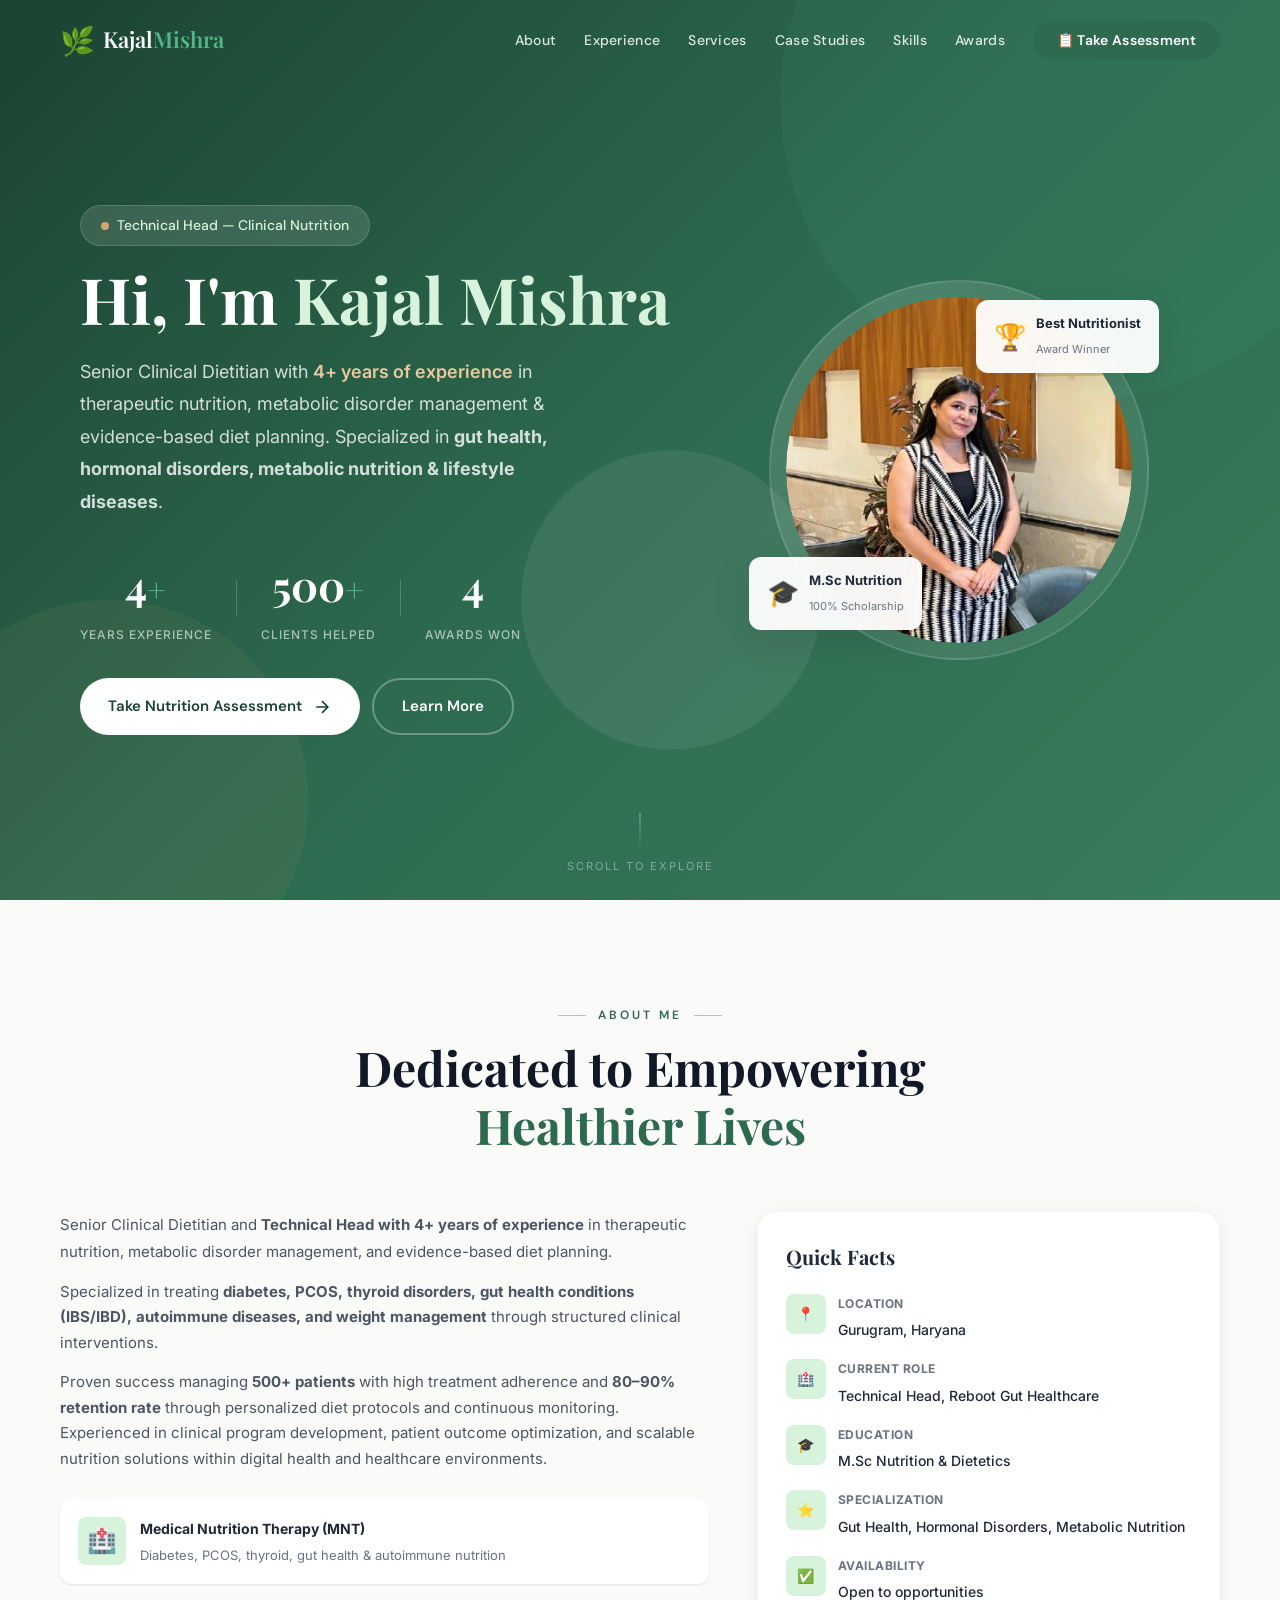
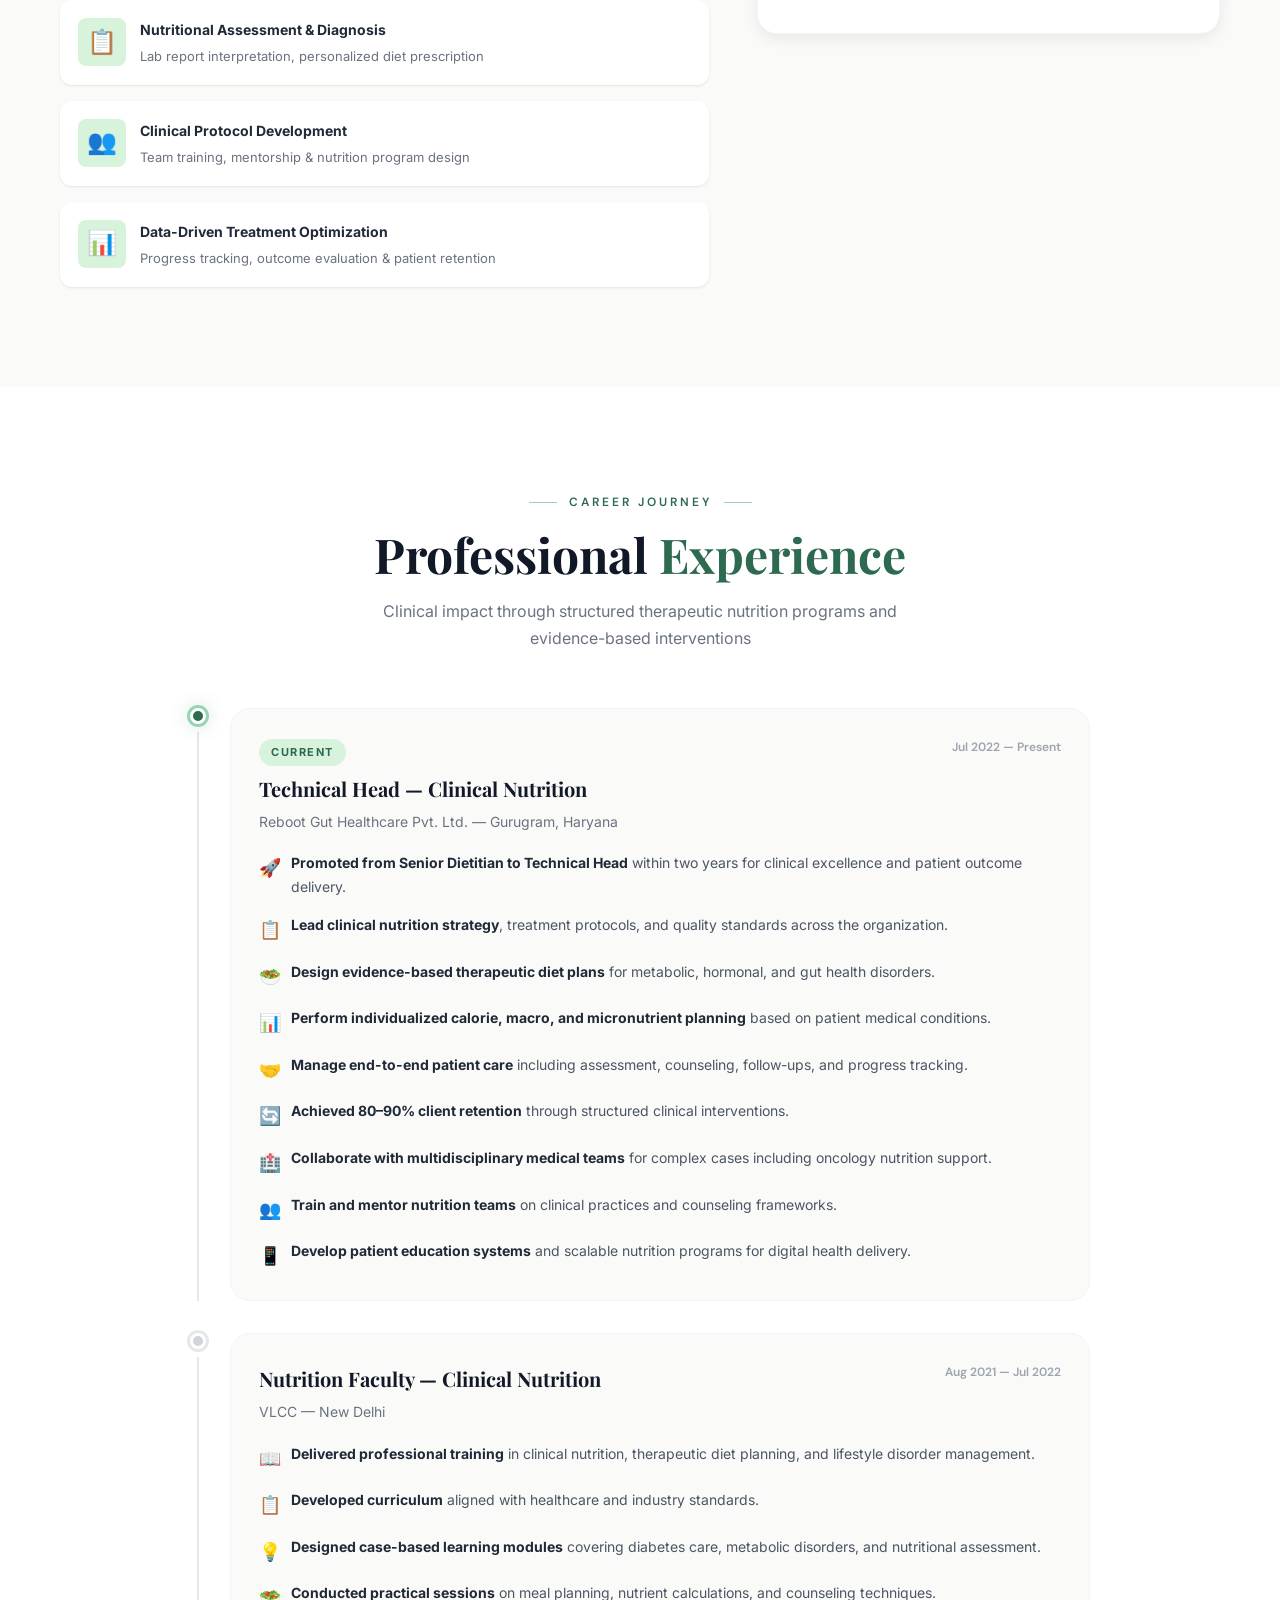
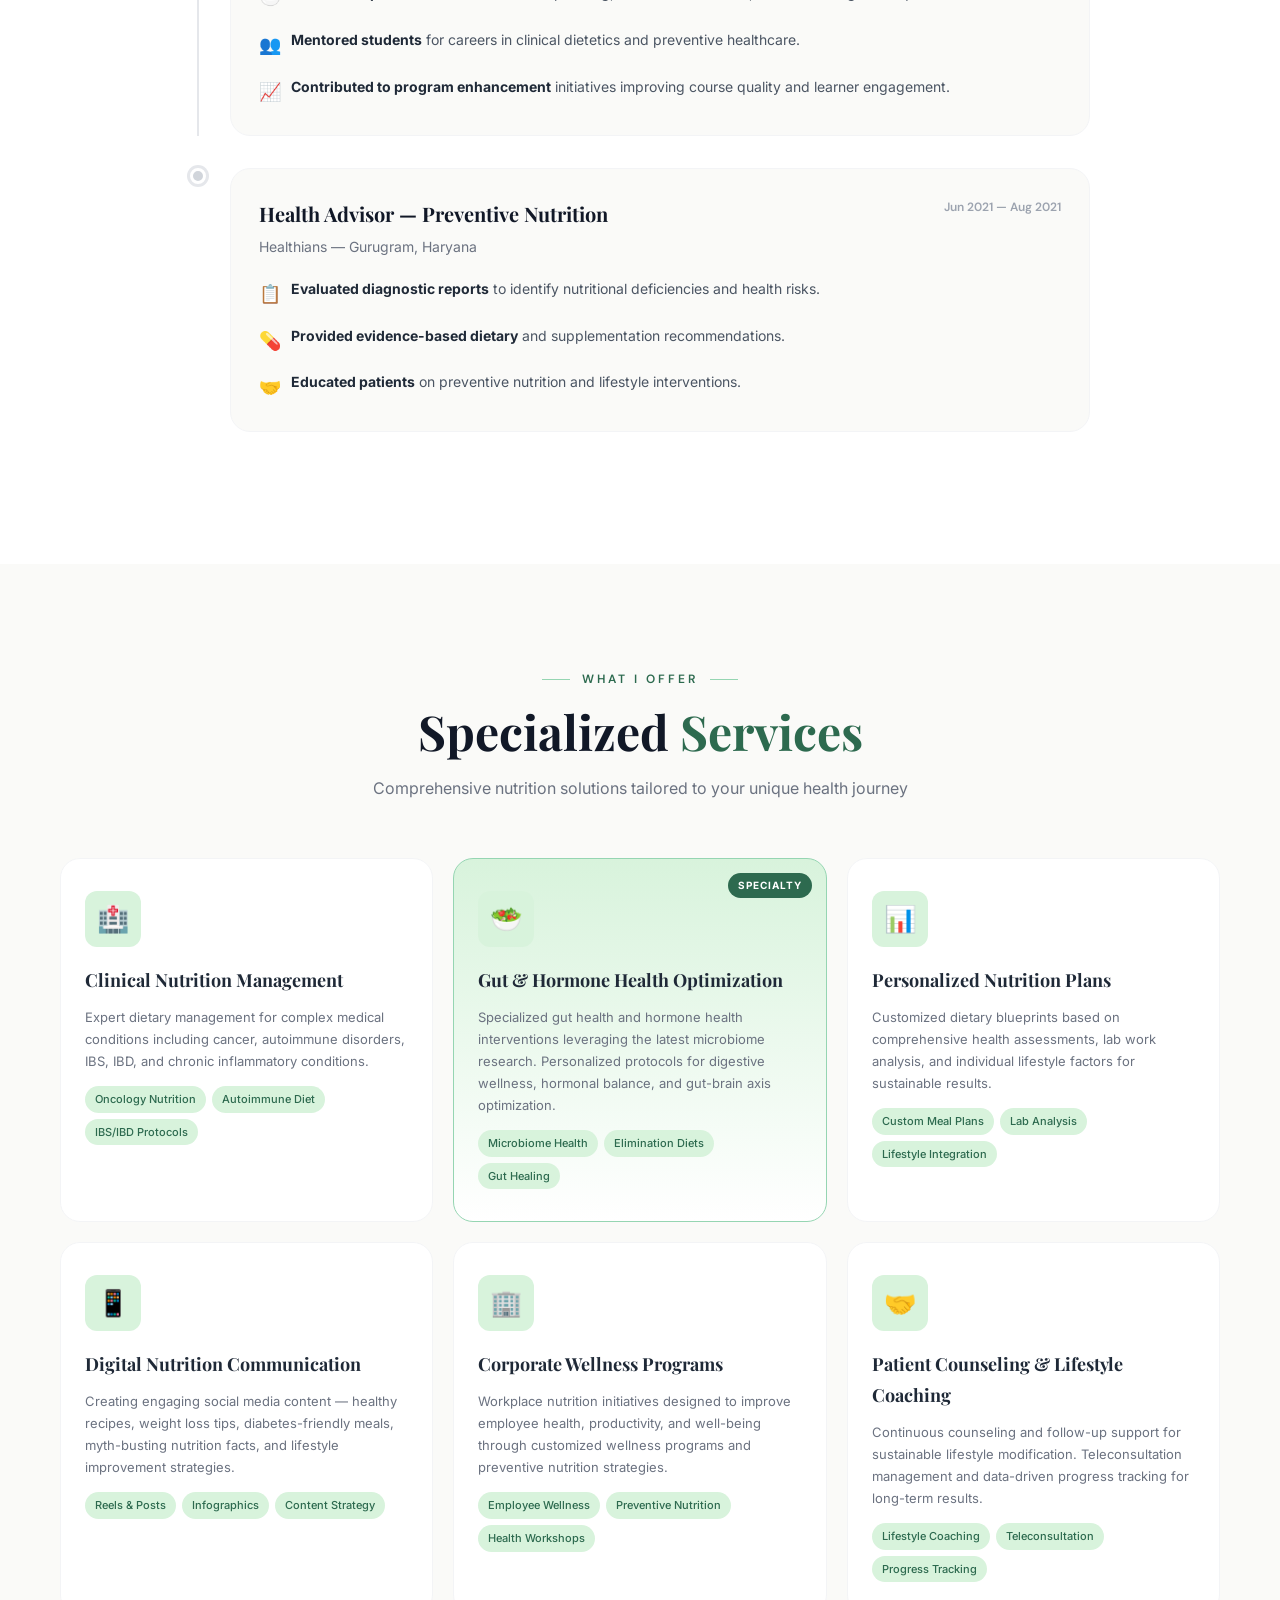
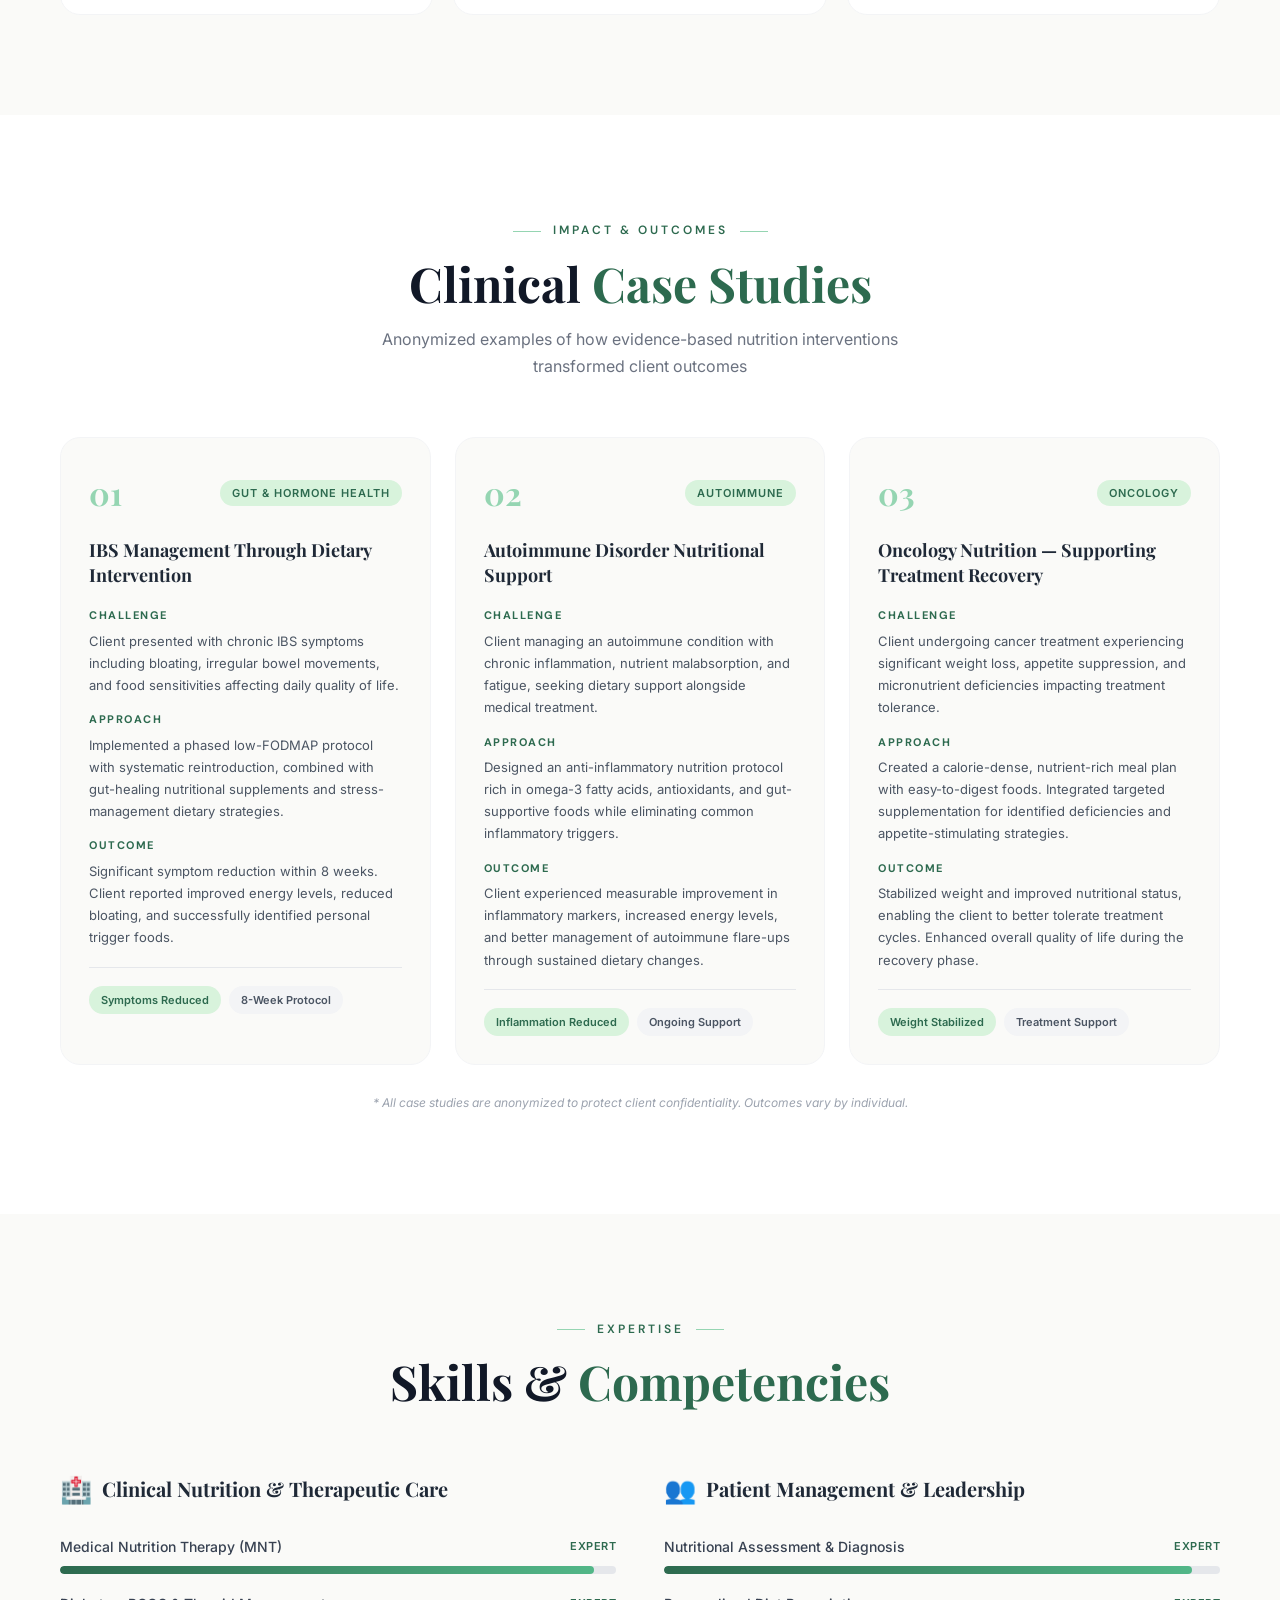
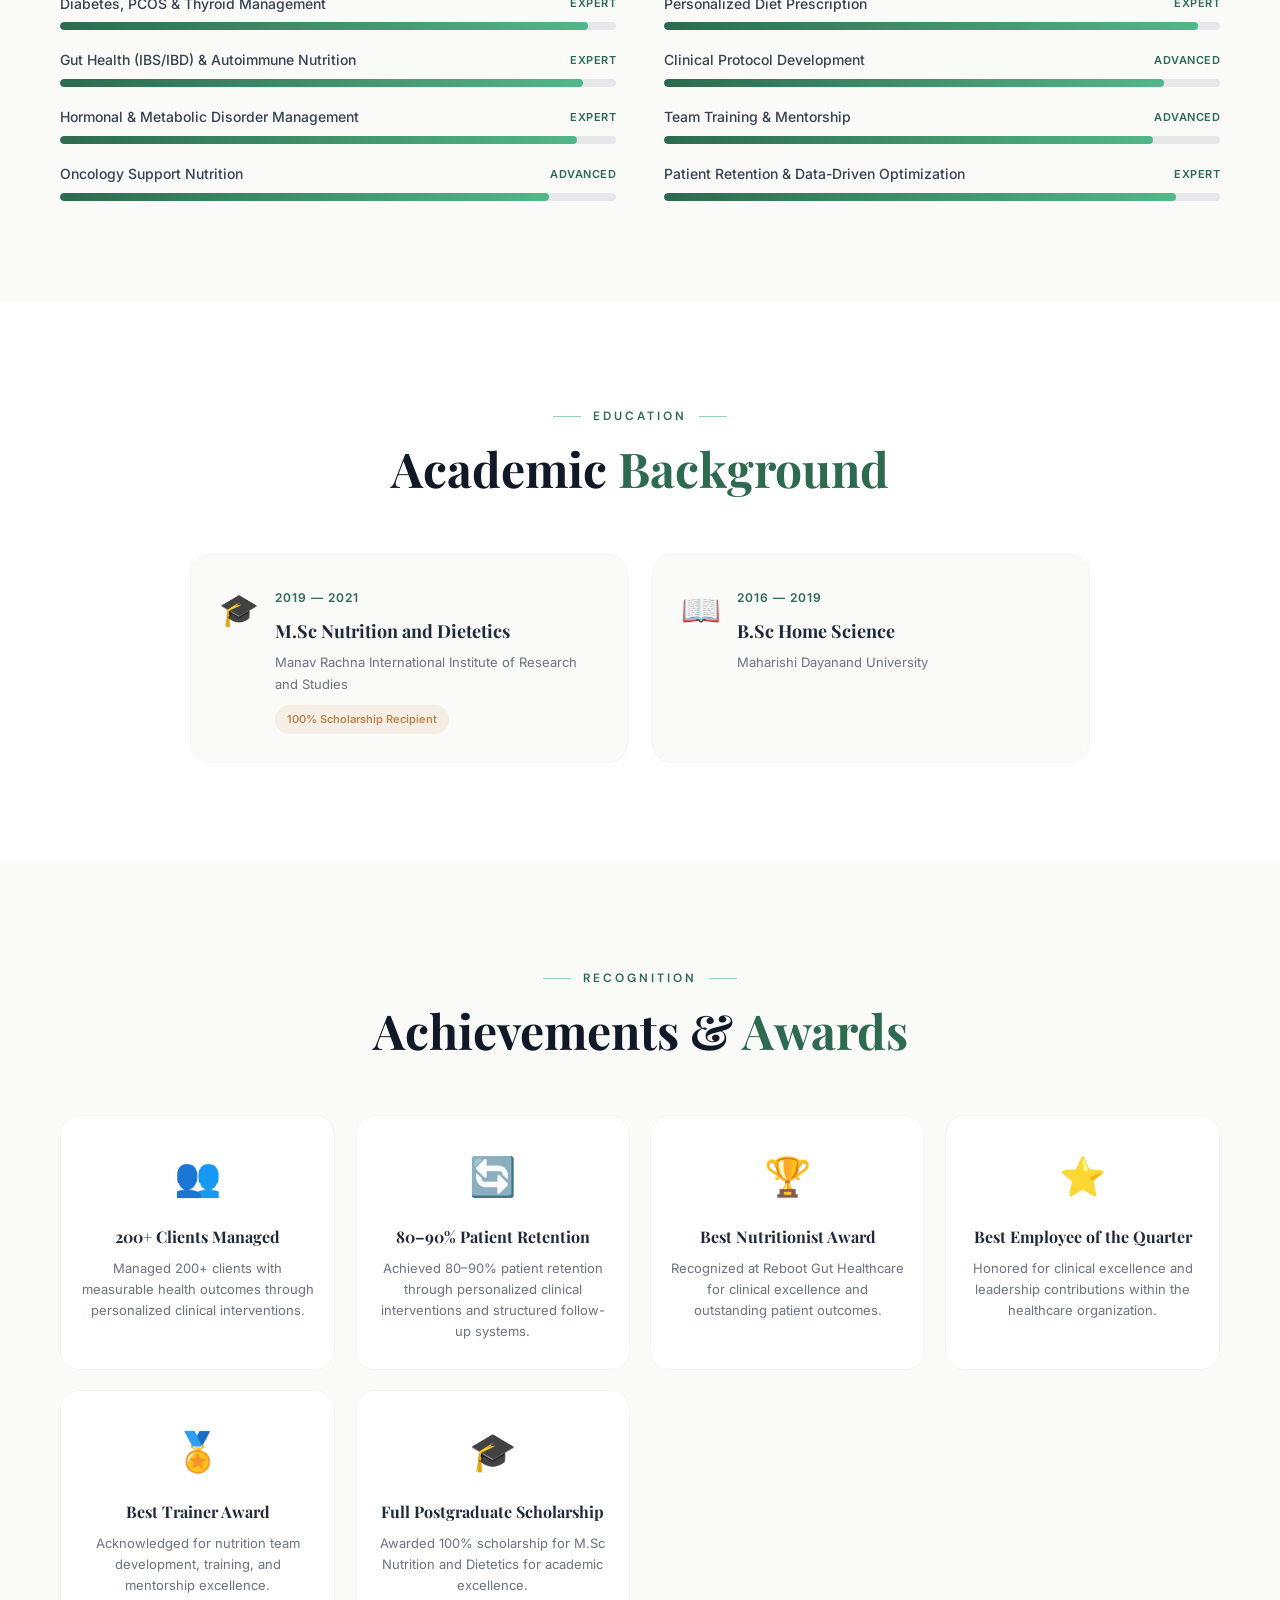
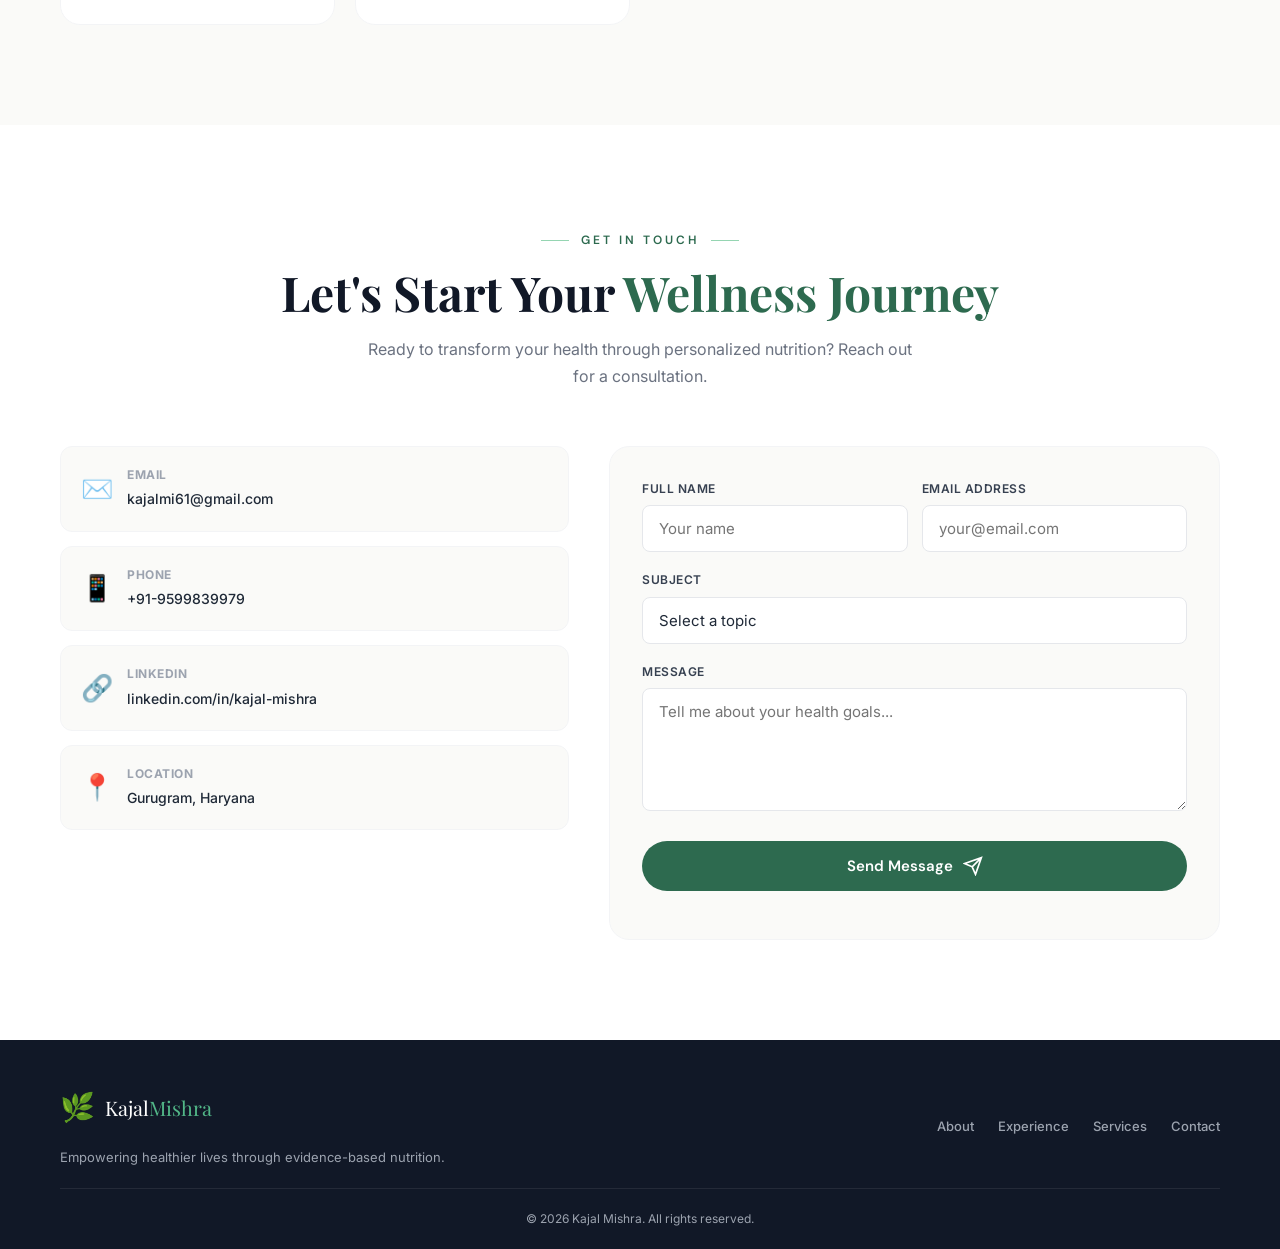
<file: index.html>
<!DOCTYPE html>
<html lang="en">
<head>
    <meta charset="UTF-8">
    <meta name="viewport" content="width=device-width, initial-scale=1.0">
    <title>Kajal Mishra | Senior Dietitian & Clinical Nutrition Expert</title>
    <meta name="description" content="Kajal Mishra - Technical Head, Clinical Nutrition with 4+ years in therapeutic nutrition, metabolic disorder management, and evidence-based diet planning. Specializing in gut health, hormonal disorders, metabolic nutrition, and lifestyle diseases.">
    <meta name="keywords" content="Clinical Nutrition, Gut Health, Hormonal Disorders, Metabolic Nutrition, Lifestyle Diseases, Kajal Mishra, Medical Nutrition Therapy, Diabetes, PCOS, Thyroid, IBS, IBD, Autoimmune Nutrition, Oncology Nutrition, Dietitian Gurugram">
    <meta name="author" content="Kajal Mishra">

    <!-- Open Graph -->
    <meta property="og:title" content="Kajal Mishra | Senior Dietitian & Clinical Nutrition Expert">
    <meta property="og:description" content="Technical Head — Clinical Nutrition. Specializing in gut health, hormonal disorders, metabolic nutrition, and lifestyle diseases. 4+ years of therapeutic nutrition experience.">
    <meta property="og:type" content="website">
    <meta property="og:image" content="kajal-profile.jpg">

    <!-- Google Fonts -->
    <link rel="preconnect" href="https://fonts.googleapis.com">
    <link rel="preconnect" href="https://fonts.gstatic.com" crossorigin>
    <link href="https://fonts.googleapis.com/css2?family=Playfair+Display:ital,wght@0,400;0,500;0,600;0,700;1,400&family=Inter:wght@300;400;500;600;700&family=DM+Sans:wght@400;500;700&display=swap" rel="stylesheet">

    <!-- Favicon -->
    <link rel="icon" type="image/svg+xml" href="data:image/svg+xml,<svg xmlns='http://www.w3.org/2000/svg' viewBox='0 0 100 100'><text y='.9em' font-size='90'>🥗</text></svg>">

    <link rel="stylesheet" href="style.css">
</head>
<body>
    <!-- Preloader -->
    <div class="preloader" id="preloader">
        <div class="preloader-inner">
            <div class="preloader-leaf">&#x1F33F;</div>
            <p>Kajal Mishra</p>
        </div>
    </div>

    <!-- Navigation -->
    <nav class="navbar" id="navbar">
        <div class="nav-container">
            <a href="#hero" class="nav-logo">
                <span class="logo-icon">&#x1F33F;</span>
                <span class="logo-text">Kajal<span class="logo-accent">Mishra</span></span>
            </a>
            <ul class="nav-links" id="navLinks">
                <li><a href="#about" class="nav-link">About</a></li>
                <li><a href="#experience" class="nav-link">Experience</a></li>
                <li><a href="#services" class="nav-link">Services</a></li>
                <li><a href="#case-studies" class="nav-link">Case Studies</a></li>
                <li><a href="#skills" class="nav-link">Skills</a></li>
                <li><a href="#achievements" class="nav-link">Awards</a></li>
                <li><a href="assessment.html" class="nav-link nav-cta">&#x1F4CB; Take Assessment</a></li>
            </ul>
            <button class="nav-toggle" id="navToggle" aria-label="Toggle navigation">
                <span></span>
                <span></span>
                <span></span>
            </button>
        </div>
    </nav>

    <!-- Hero Section -->
    <section class="hero" id="hero">
        <div class="hero-bg-shapes">
            <div class="shape shape-1"></div>
            <div class="shape shape-2"></div>
            <div class="shape shape-3"></div>
        </div>
        <div class="hero-container">
            <div class="hero-content">
                <div class="hero-badge">
                    <span class="badge-dot" style="background:#D4A574;"></span>
                    Technical Head &mdash; Clinical Nutrition
                </div>
                <h1 class="hero-title">
                    Hi, I'm <span class="highlight">Kajal Mishra</span>
                </h1>
                <p class="hero-subtitle">
                    Senior Clinical Dietitian with <em>4+ years of experience</em> in therapeutic nutrition,
                    metabolic disorder management &amp; evidence-based diet planning. Specialized in
                    <strong>gut health, hormonal disorders, metabolic nutrition &amp; lifestyle diseases</strong>.
                </p>
                <div class="hero-stats">
                    <div class="stat">
                        <span class="stat-number" data-count="4">0</span><span class="stat-plus">+</span>
                        <span class="stat-label">Years Experience</span>
                    </div>
                    <div class="stat-divider"></div>
                    <div class="stat">
                        <span class="stat-number" data-count="500">0</span><span class="stat-plus">+</span>
                        <span class="stat-label">Clients Helped</span>
                    </div>
                    <div class="stat-divider"></div>
                    <div class="stat">
                        <span class="stat-number" data-count="4">0</span>
                        <span class="stat-label">Awards Won</span>
                    </div>
                </div>
                <div class="hero-actions">
                    <a href="assessment.html" class="btn btn-primary">
                        <span>Take Nutrition Assessment</span>
                        <svg width="20" height="20" viewBox="0 0 24 24" fill="none" stroke="currentColor" stroke-width="2"><path d="M5 12h14M12 5l7 7-7 7"/></svg>
                    </a>
                    <a href="#about" class="btn btn-outline">
                        <span>Learn More</span>
                    </a>
                </div>
            </div>
            <div class="hero-visual">
                <div class="hero-image-wrapper">
                    <div class="hero-image-frame">
                        <div class="hero-avatar">
                            <img src="kajal-profile.jpg" alt="Kajal Mishra - Senior Dietitian & Clinical Nutrition Expert" class="avatar-img">
                        </div>
                    </div>
                    <div class="floating-card card-1">
                        <span class="card-icon">&#x1F3C6;</span>
                        <div>
                            <strong>Best Nutritionist</strong>
                            <small>Award Winner</small>
                        </div>
                    </div>
                    <div class="floating-card card-2">
                        <span class="card-icon">&#x1F393;</span>
                        <div>
                            <strong>M.Sc Nutrition</strong>
                            <small>100% Scholarship</small>
                        </div>
                    </div>
                </div>
            </div>
        </div>
        <div class="scroll-indicator">
            <div class="scroll-line"></div>
            <span>Scroll to explore</span>
        </div>
    </section>

    <!-- About Section -->
    <section class="section about" id="about">
        <div class="container">
            <div class="section-header">
                <span class="section-tag">About Me</span>
                <h2 class="section-title">Dedicated to Empowering <br><span class="highlight">Healthier Lives</span></h2>
            </div>
            <div class="about-grid">
                <div class="about-content">
                    <p class="about-lead">
                        Senior Clinical Dietitian and <strong>Technical Head with 4+ years of experience</strong> in therapeutic nutrition,
                        metabolic disorder management, and evidence-based diet planning.
                    </p>
                    <p>
                        Specialized in treating <strong>diabetes, PCOS, thyroid disorders, gut health conditions (IBS/IBD),
                        autoimmune diseases, and weight management</strong> through structured clinical interventions.
                    </p>
                    <p>
                        Proven success managing <strong>500+ patients</strong> with high treatment adherence and
                        <strong>80&ndash;90% retention rate</strong> through personalized diet protocols and continuous monitoring.
                        Experienced in clinical program development, patient outcome optimization, and scalable nutrition
                        solutions within digital health and healthcare environments.
                    </p>
                    <div class="about-highlights">
                        <div class="highlight-item">
                            <div class="highlight-icon">&#x1F3E5;</div>
                            <div>
                                <strong>Medical Nutrition Therapy (MNT)</strong>
                                <p>Diabetes, PCOS, thyroid, gut health &amp; autoimmune nutrition</p>
                            </div>
                        </div>
                        <div class="highlight-item">
                            <div class="highlight-icon">&#x1F4CB;</div>
                            <div>
                                <strong>Nutritional Assessment &amp; Diagnosis</strong>
                                <p>Lab report interpretation, personalized diet prescription</p>
                            </div>
                        </div>
                        <div class="highlight-item">
                            <div class="highlight-icon">&#x1F465;</div>
                            <div>
                                <strong>Clinical Protocol Development</strong>
                                <p>Team training, mentorship &amp; nutrition program design</p>
                            </div>
                        </div>
                        <div class="highlight-item">
                            <div class="highlight-icon">&#x1F4CA;</div>
                            <div>
                                <strong>Data-Driven Treatment Optimization</strong>
                                <p>Progress tracking, outcome evaluation &amp; patient retention</p>
                            </div>
                        </div>
                    </div>
                </div>
                <div class="about-sidebar">
                    <div class="info-card">
                        <h3>Quick Facts</h3>
                        <ul class="info-list">
                            <li>
                                <span class="info-icon">&#x1F4CD;</span>
                                <div><strong>Location</strong><span>Gurugram, Haryana</span></div>
                            </li>
                            <li>
                                <span class="info-icon">&#x1F3E5;</span>
                                <div><strong>Current Role</strong><span>Technical Head, Reboot Gut Healthcare</span></div>
                            </li>
                            <li>
                                <span class="info-icon">&#x1F393;</span>
                                <div><strong>Education</strong><span>M.Sc Nutrition & Dietetics</span></div>
                            </li>
                            <li>
                                <span class="info-icon">&#x2B50;</span>
                                <div><strong>Specialization</strong><span>Gut Health, Hormonal Disorders, Metabolic Nutrition</span></div>
                            </li>
                            <li>
                                <span class="info-icon">&#x2705;</span>
                                <div><strong>Availability</strong><span>Open to opportunities</span></div>
                            </li>
                        </ul>
                    </div>
                </div>
            </div>
        </div>
    </section>

    <!-- Experience Section -->
    <section class="section experience" id="experience">
        <div class="container">
            <div class="section-header">
                <span class="section-tag">Career Journey</span>
                <h2 class="section-title">Professional <span class="highlight">Experience</span></h2>
                <p class="section-desc">Clinical impact through structured therapeutic nutrition programs and evidence-based interventions</p>
            </div>
            <div class="timeline">
                <!-- Experience 1 -->
                <div class="timeline-item">
                    <div class="timeline-marker">
                        <div class="marker-dot current"></div>
                        <div class="marker-line"></div>
                    </div>
                    <div class="timeline-card">
                        <div class="timeline-header">
                            <div>
                                <span class="timeline-badge current-badge">Current</span>
                                <h3>Technical Head &mdash; Clinical Nutrition</h3>
                                <p class="timeline-company">Reboot Gut Healthcare Pvt. Ltd. &mdash; Gurugram, Haryana</p>
                            </div>
                            <span class="timeline-date">Jul 2022 &mdash; Present</span>
                        </div>
                        <div class="timeline-body">
                            <ul class="achievement-list">
                                <li>
                                    <span class="achievement-icon">&#x1F680;</span>
                                    <span><strong>Promoted from Senior Dietitian to Technical Head</strong> within two years for clinical excellence and patient outcome delivery.</span>
                                </li>
                                <li>
                                    <span class="achievement-icon">&#x1F4CB;</span>
                                    <span><strong>Lead clinical nutrition strategy</strong>, treatment protocols, and quality standards across the organization.</span>
                                </li>
                                <li>
                                    <span class="achievement-icon">&#x1F957;</span>
                                    <span><strong>Design evidence-based therapeutic diet plans</strong> for metabolic, hormonal, and gut health disorders.</span>
                                </li>
                                <li>
                                    <span class="achievement-icon">&#x1F4CA;</span>
                                    <span><strong>Perform individualized calorie, macro, and micronutrient planning</strong> based on patient medical conditions.</span>
                                </li>
                                <li>
                                    <span class="achievement-icon">&#x1F91D;</span>
                                    <span><strong>Manage end-to-end patient care</strong> including assessment, counseling, follow-ups, and progress tracking.</span>
                                </li>
                                <li>
                                    <span class="achievement-icon">&#x1F504;</span>
                                    <span><strong>Achieved 80&ndash;90% client retention</strong> through structured clinical interventions.</span>
                                </li>
                                <li>
                                    <span class="achievement-icon">&#x1F3E5;</span>
                                    <span><strong>Collaborate with multidisciplinary medical teams</strong> for complex cases including oncology nutrition support.</span>
                                </li>
                                <li>
                                    <span class="achievement-icon">&#x1F465;</span>
                                    <span><strong>Train and mentor nutrition teams</strong> on clinical practices and counseling frameworks.</span>
                                </li>
                                <li>
                                    <span class="achievement-icon">&#x1F4F1;</span>
                                    <span><strong>Develop patient education systems</strong> and scalable nutrition programs for digital health delivery.</span>
                                </li>
                            </ul>
                        </div>
                    </div>
                </div>
                <!-- Experience 2 -->
                <div class="timeline-item">
                    <div class="timeline-marker">
                        <div class="marker-dot"></div>
                        <div class="marker-line"></div>
                    </div>
                    <div class="timeline-card">
                        <div class="timeline-header">
                            <div>
                                <h3>Nutrition Faculty &mdash; Clinical Nutrition</h3>
                                <p class="timeline-company">VLCC &mdash; New Delhi</p>
                            </div>
                            <span class="timeline-date">Aug 2021 &mdash; Jul 2022</span>
                        </div>
                        <div class="timeline-body">
                            <ul class="achievement-list">
                                <li>
                                    <span class="achievement-icon">&#x1F4D6;</span>
                                    <span><strong>Delivered professional training</strong> in clinical nutrition, therapeutic diet planning, and lifestyle disorder management.</span>
                                </li>
                                <li>
                                    <span class="achievement-icon">&#x1F4CB;</span>
                                    <span><strong>Developed curriculum</strong> aligned with healthcare and industry standards.</span>
                                </li>
                                <li>
                                    <span class="achievement-icon">&#x1F4A1;</span>
                                    <span><strong>Designed case-based learning modules</strong> covering diabetes care, metabolic disorders, and nutritional assessment.</span>
                                </li>
                                <li>
                                    <span class="achievement-icon">&#x1F957;</span>
                                    <span><strong>Conducted practical sessions</strong> on meal planning, nutrient calculations, and counseling techniques.</span>
                                </li>
                                <li>
                                    <span class="achievement-icon">&#x1F465;</span>
                                    <span><strong>Mentored students</strong> for careers in clinical dietetics and preventive healthcare.</span>
                                </li>
                                <li>
                                    <span class="achievement-icon">&#x1F4C8;</span>
                                    <span><strong>Contributed to program enhancement</strong> initiatives improving course quality and learner engagement.</span>
                                </li>
                            </ul>
                        </div>
                    </div>
                </div>
                <!-- Experience 3 -->
                <div class="timeline-item">
                    <div class="timeline-marker">
                        <div class="marker-dot"></div>
                    </div>
                    <div class="timeline-card">
                        <div class="timeline-header">
                            <div>
                                <h3>Health Advisor &mdash; Preventive Nutrition</h3>
                                <p class="timeline-company">Healthians &mdash; Gurugram, Haryana</p>
                            </div>
                            <span class="timeline-date">Jun 2021 &mdash; Aug 2021</span>
                        </div>
                        <div class="timeline-body">
                            <ul class="achievement-list">
                                <li>
                                    <span class="achievement-icon">&#x1F4CB;</span>
                                    <span><strong>Evaluated diagnostic reports</strong> to identify nutritional deficiencies and health risks.</span>
                                </li>
                                <li>
                                    <span class="achievement-icon">&#x1F48A;</span>
                                    <span><strong>Provided evidence-based dietary</strong> and supplementation recommendations.</span>
                                </li>
                                <li>
                                    <span class="achievement-icon">&#x1F91D;</span>
                                    <span><strong>Educated patients</strong> on preventive nutrition and lifestyle interventions.</span>
                                </li>
                            </ul>
                        </div>
                    </div>
                </div>
            </div>
        </div>
    </section>

    <!-- Services Section -->
    <section class="section services" id="services">
        <div class="container">
            <div class="section-header">
                <span class="section-tag">What I Offer</span>
                <h2 class="section-title">Specialized <span class="highlight">Services</span></h2>
                <p class="section-desc">Comprehensive nutrition solutions tailored to your unique health journey</p>
            </div>
            <div class="services-grid">
                <div class="service-card">
                    <div class="service-icon-wrap">
                        <span class="service-icon">&#x1F3E5;</span>
                    </div>
                    <h3>Clinical Nutrition Management</h3>
                    <p>Expert dietary management for complex medical conditions including cancer, autoimmune disorders, IBS, IBD, and chronic inflammatory conditions.</p>
                    <ul class="service-tags">
                        <li>Oncology Nutrition</li>
                        <li>Autoimmune Diet</li>
                        <li>IBS/IBD Protocols</li>
                    </ul>
                </div>
                <div class="service-card featured">
                    <div class="service-icon-wrap">
                        <span class="service-icon">&#x1F957;</span>
                    </div>
                    <h3>Gut & Hormone Health Optimization</h3>
                    <p>Specialized gut health and hormone health interventions leveraging the latest microbiome research. Personalized protocols for digestive wellness, hormonal balance, and gut-brain axis optimization.</p>
                    <ul class="service-tags">
                        <li>Microbiome Health</li>
                        <li>Elimination Diets</li>
                        <li>Gut Healing</li>
                    </ul>
                    <span class="featured-badge">Specialty</span>
                </div>
                <div class="service-card">
                    <div class="service-icon-wrap">
                        <span class="service-icon">&#x1F4CA;</span>
                    </div>
                    <h3>Personalized Nutrition Plans</h3>
                    <p>Customized dietary blueprints based on comprehensive health assessments, lab work analysis, and individual lifestyle factors for sustainable results.</p>
                    <ul class="service-tags">
                        <li>Custom Meal Plans</li>
                        <li>Lab Analysis</li>
                        <li>Lifestyle Integration</li>
                    </ul>
                </div>
                <div class="service-card">
                    <div class="service-icon-wrap">
                        <span class="service-icon">&#x1F4F1;</span>
                    </div>
                    <h3>Digital Nutrition Communication</h3>
                    <p>Creating engaging social media content &mdash; healthy recipes, weight loss tips, diabetes-friendly meals, myth-busting nutrition facts, and lifestyle improvement strategies.</p>
                    <ul class="service-tags">
                        <li>Reels & Posts</li>
                        <li>Infographics</li>
                        <li>Content Strategy</li>
                    </ul>
                </div>
                <div class="service-card">
                    <div class="service-icon-wrap">
                        <span class="service-icon">&#x1F3E2;</span>
                    </div>
                    <h3>Corporate Wellness Programs</h3>
                    <p>Workplace nutrition initiatives designed to improve employee health, productivity, and well-being through customized wellness programs and preventive nutrition strategies.</p>
                    <ul class="service-tags">
                        <li>Employee Wellness</li>
                        <li>Preventive Nutrition</li>
                        <li>Health Workshops</li>
                    </ul>
                </div>
                <div class="service-card">
                    <div class="service-icon-wrap">
                        <span class="service-icon">&#x1F91D;</span>
                    </div>
                    <h3>Patient Counseling &amp; Lifestyle Coaching</h3>
                    <p>Continuous counseling and follow-up support for sustainable lifestyle modification. Teleconsultation management and data-driven progress tracking for long-term results.</p>
                    <ul class="service-tags">
                        <li>Lifestyle Coaching</li>
                        <li>Teleconsultation</li>
                        <li>Progress Tracking</li>
                    </ul>
                </div>
            </div>
        </div>
    </section>

    <!-- Case Studies Section -->
    <section class="section case-studies" id="case-studies">
        <div class="container">
            <div class="section-header">
                <span class="section-tag">Impact & Outcomes</span>
                <h2 class="section-title">Clinical <span class="highlight">Case Studies</span></h2>
                <p class="section-desc">Anonymized examples of how evidence-based nutrition interventions transformed client outcomes</p>
            </div>
            <div class="cases-grid">
                <div class="case-card">
                    <div class="case-header">
                        <span class="case-number">01</span>
                        <span class="case-category">Gut & Hormone Health</span>
                    </div>
                    <h3>IBS Management Through Dietary Intervention</h3>
                    <div class="case-details">
                        <div class="case-section">
                            <h4>Challenge</h4>
                            <p>Client presented with chronic IBS symptoms including bloating, irregular bowel movements, and food sensitivities affecting daily quality of life.</p>
                        </div>
                        <div class="case-section">
                            <h4>Approach</h4>
                            <p>Implemented a phased low-FODMAP protocol with systematic reintroduction, combined with gut-healing nutritional supplements and stress-management dietary strategies.</p>
                        </div>
                        <div class="case-section">
                            <h4>Outcome</h4>
                            <p>Significant symptom reduction within 8 weeks. Client reported improved energy levels, reduced bloating, and successfully identified personal trigger foods.</p>
                        </div>
                    </div>
                    <div class="case-result">
                        <span class="result-tag positive">Symptoms Reduced</span>
                        <span class="result-tag">8-Week Protocol</span>
                    </div>
                </div>
                <div class="case-card">
                    <div class="case-header">
                        <span class="case-number">02</span>
                        <span class="case-category">Autoimmune</span>
                    </div>
                    <h3>Autoimmune Disorder Nutritional Support</h3>
                    <div class="case-details">
                        <div class="case-section">
                            <h4>Challenge</h4>
                            <p>Client managing an autoimmune condition with chronic inflammation, nutrient malabsorption, and fatigue, seeking dietary support alongside medical treatment.</p>
                        </div>
                        <div class="case-section">
                            <h4>Approach</h4>
                            <p>Designed an anti-inflammatory nutrition protocol rich in omega-3 fatty acids, antioxidants, and gut-supportive foods while eliminating common inflammatory triggers.</p>
                        </div>
                        <div class="case-section">
                            <h4>Outcome</h4>
                            <p>Client experienced measurable improvement in inflammatory markers, increased energy levels, and better management of autoimmune flare-ups through sustained dietary changes.</p>
                        </div>
                    </div>
                    <div class="case-result">
                        <span class="result-tag positive">Inflammation Reduced</span>
                        <span class="result-tag">Ongoing Support</span>
                    </div>
                </div>
                <div class="case-card">
                    <div class="case-header">
                        <span class="case-number">03</span>
                        <span class="case-category">Oncology</span>
                    </div>
                    <h3>Oncology Nutrition &mdash; Supporting Treatment Recovery</h3>
                    <div class="case-details">
                        <div class="case-section">
                            <h4>Challenge</h4>
                            <p>Client undergoing cancer treatment experiencing significant weight loss, appetite suppression, and micronutrient deficiencies impacting treatment tolerance.</p>
                        </div>
                        <div class="case-section">
                            <h4>Approach</h4>
                            <p>Created a calorie-dense, nutrient-rich meal plan with easy-to-digest foods. Integrated targeted supplementation for identified deficiencies and appetite-stimulating strategies.</p>
                        </div>
                        <div class="case-section">
                            <h4>Outcome</h4>
                            <p>Stabilized weight and improved nutritional status, enabling the client to better tolerate treatment cycles. Enhanced overall quality of life during the recovery phase.</p>
                        </div>
                    </div>
                    <div class="case-result">
                        <span class="result-tag positive">Weight Stabilized</span>
                        <span class="result-tag">Treatment Support</span>
                    </div>
                </div>
            </div>
            <p class="case-disclaimer">* All case studies are anonymized to protect client confidentiality. Outcomes vary by individual.</p>
        </div>
    </section>

    <!-- Skills Section -->
    <section class="section skills" id="skills">
        <div class="container">
            <div class="section-header">
                <span class="section-tag">Expertise</span>
                <h2 class="section-title">Skills & <span class="highlight">Competencies</span></h2>
            </div>
            <div class="skills-grid">
                <div class="skills-column">
                    <h3 class="skills-category">
                        <span class="cat-icon">&#x1F3E5;</span>
                        Clinical Nutrition &amp; Therapeutic Care
                    </h3>
                    <div class="skill-items">
                        <div class="skill-item">
                            <div class="skill-info">
                                <span>Medical Nutrition Therapy (MNT)</span>
                                <span class="skill-level">Expert</span>
                            </div>
                            <div class="skill-bar"><div class="skill-fill" data-width="96"></div></div>
                        </div>
                        <div class="skill-item">
                            <div class="skill-info">
                                <span>Diabetes, PCOS &amp; Thyroid Management</span>
                                <span class="skill-level">Expert</span>
                            </div>
                            <div class="skill-bar"><div class="skill-fill" data-width="95"></div></div>
                        </div>
                        <div class="skill-item">
                            <div class="skill-info">
                                <span>Gut Health (IBS/IBD) &amp; Autoimmune Nutrition</span>
                                <span class="skill-level">Expert</span>
                            </div>
                            <div class="skill-bar"><div class="skill-fill" data-width="94"></div></div>
                        </div>
                        <div class="skill-item">
                            <div class="skill-info">
                                <span>Hormonal &amp; Metabolic Disorder Management</span>
                                <span class="skill-level">Expert</span>
                            </div>
                            <div class="skill-bar"><div class="skill-fill" data-width="93"></div></div>
                        </div>
                        <div class="skill-item">
                            <div class="skill-info">
                                <span>Oncology Support Nutrition</span>
                                <span class="skill-level">Advanced</span>
                            </div>
                            <div class="skill-bar"><div class="skill-fill" data-width="88"></div></div>
                        </div>
                    </div>
                </div>
                <div class="skills-column">
                    <h3 class="skills-category">
                        <span class="cat-icon">&#x1F465;</span>
                        Patient Management &amp; Leadership
                    </h3>
                    <div class="skill-items">
                        <div class="skill-item">
                            <div class="skill-info">
                                <span>Nutritional Assessment &amp; Diagnosis</span>
                                <span class="skill-level">Expert</span>
                            </div>
                            <div class="skill-bar"><div class="skill-fill" data-width="95"></div></div>
                        </div>
                        <div class="skill-item">
                            <div class="skill-info">
                                <span>Personalized Diet Prescription</span>
                                <span class="skill-level">Expert</span>
                            </div>
                            <div class="skill-bar"><div class="skill-fill" data-width="96"></div></div>
                        </div>
                        <div class="skill-item">
                            <div class="skill-info">
                                <span>Clinical Protocol Development</span>
                                <span class="skill-level">Advanced</span>
                            </div>
                            <div class="skill-bar"><div class="skill-fill" data-width="90"></div></div>
                        </div>
                        <div class="skill-item">
                            <div class="skill-info">
                                <span>Team Training &amp; Mentorship</span>
                                <span class="skill-level">Advanced</span>
                            </div>
                            <div class="skill-bar"><div class="skill-fill" data-width="88"></div></div>
                        </div>
                        <div class="skill-item">
                            <div class="skill-info">
                                <span>Patient Retention &amp; Data-Driven Optimization</span>
                                <span class="skill-level">Expert</span>
                            </div>
                            <div class="skill-bar"><div class="skill-fill" data-width="92"></div></div>
                        </div>
                    </div>
                </div>
            </div>
        </div>
    </section>

    <!-- Education Section -->
    <section class="section education" id="education">
        <div class="container">
            <div class="section-header">
                <span class="section-tag">Education</span>
                <h2 class="section-title">Academic <span class="highlight">Background</span></h2>
            </div>
            <div class="education-grid">
                <div class="edu-card">
                    <div class="edu-icon">&#x1F393;</div>
                    <div class="edu-content">
                        <span class="edu-date">2019 &mdash; 2021</span>
                        <h3>M.Sc Nutrition and Dietetics</h3>
                        <p class="edu-institution">Manav Rachna International Institute of Research and Studies</p>
                        <span class="edu-badge">100% Scholarship Recipient</span>
                    </div>
                </div>
                <div class="edu-card">
                    <div class="edu-icon">&#x1F4D6;</div>
                    <div class="edu-content">
                        <span class="edu-date">2016 &mdash; 2019</span>
                        <h3>B.Sc Home Science</h3>
                        <p class="edu-institution">Maharishi Dayanand University</p>
                    </div>
                </div>
            </div>
        </div>
    </section>

    <!-- Achievements Section -->
    <section class="section achievements" id="achievements">
        <div class="container">
            <div class="section-header">
                <span class="section-tag">Recognition</span>
                <h2 class="section-title">Achievements & <span class="highlight">Awards</span></h2>
            </div>
            <div class="awards-grid">
                <div class="award-card">
                    <div class="award-icon">&#x1F465;</div>
                    <h3>200+ Clients Managed</h3>
                    <p>Managed 200+ clients with measurable health outcomes through personalized clinical interventions.</p>
                </div>
                <div class="award-card">
                    <div class="award-icon">&#x1F504;</div>
                    <h3>80&ndash;90% Patient Retention</h3>
                    <p>Achieved 80&ndash;90% patient retention through personalized clinical interventions and structured follow-up systems.</p>
                </div>
                <div class="award-card">
                    <div class="award-icon">&#x1F3C6;</div>
                    <h3>Best Nutritionist Award</h3>
                    <p>Recognized at Reboot Gut Healthcare for clinical excellence and outstanding patient outcomes.</p>
                </div>
                <div class="award-card">
                    <div class="award-icon">&#x2B50;</div>
                    <h3>Best Employee of the Quarter</h3>
                    <p>Honored for clinical excellence and leadership contributions within the healthcare organization.</p>
                </div>
                <div class="award-card">
                    <div class="award-icon">&#x1F3C5;</div>
                    <h3>Best Trainer Award</h3>
                    <p>Acknowledged for nutrition team development, training, and mentorship excellence.</p>
                </div>
                <div class="award-card">
                    <div class="award-icon">&#x1F393;</div>
                    <h3>Full Postgraduate Scholarship</h3>
                    <p>Awarded 100% scholarship for M.Sc Nutrition and Dietetics for academic excellence.</p>
                </div>
            </div>
        </div>
    </section>

    <!-- Contact Section -->
    <section class="section contact" id="contact">
        <div class="container">
            <div class="section-header">
                <span class="section-tag">Get in Touch</span>
                <h2 class="section-title">Let's Start Your <span class="highlight">Wellness Journey</span></h2>
                <p class="section-desc">Ready to transform your health through personalized nutrition? Reach out for a consultation.</p>
            </div>
            <div class="contact-grid">
                <div class="contact-cards">
                    <a href="mailto:kajalmi61@gmail.com" class="contact-card">
                        <div class="contact-icon">&#x2709;&#xFE0F;</div>
                        <div>
                            <strong>Email</strong>
                            <span>kajalmi61@gmail.com</span>
                        </div>
                    </a>
                    <a href="tel:+919599839979" class="contact-card">
                        <div class="contact-icon">&#x1F4F1;</div>
                        <div>
                            <strong>Phone</strong>
                            <span>+91-9599839979</span>
                        </div>
                    </a>
                    <a href="https://www.linkedin.com/in/kajal-mishra-829049165/" target="_blank" rel="noopener noreferrer" class="contact-card">
                        <div class="contact-icon">&#x1F517;</div>
                        <div>
                            <strong>LinkedIn</strong>
                            <span>linkedin.com/in/kajal-mishra</span>
                        </div>
                    </a>
                    <div class="contact-card">
                        <div class="contact-icon">&#x1F4CD;</div>
                        <div>
                            <strong>Location</strong>
                            <span>Gurugram, Haryana</span>
                        </div>
                    </div>
                </div>
                <div class="contact-form-wrapper">
                    <form class="contact-form" id="contactForm" action="https://formsubmit.co/ajax/kajalmi61@gmail.com" method="POST">
                        <!-- FormSubmit Configuration -->
                        <input type="hidden" name="_subject" value="New Portfolio Inquiry from Website">
                        <input type="hidden" name="_template" value="table">
                        <input type="text" name="_honey" style="display:none">
                        <div class="form-row">
                            <div class="form-group">
                                <label for="name">Full Name</label>
                                <input type="text" id="name" name="name" placeholder="Your name" required>
                            </div>
                            <div class="form-group">
                                <label for="email">Email Address</label>
                                <input type="email" id="email" name="email" placeholder="your@email.com" required>
                            </div>
                        </div>
                        <div class="form-group">
                            <label for="subject">Subject</label>
                            <select id="subject" name="subject" required>
                                <option value="" disabled selected>Select a topic</option>
                                <option value="Book a Consultation">Book a Consultation</option>
                                <option value="Clinical Nutrition Inquiry">Clinical Nutrition Inquiry</option>
                                <option value="Gut & Hormone Health Program">Gut & Hormone Health Program</option>
                                <option value="Training & Education">Training & Education</option>
                                <option value="Other">Other</option>
                            </select>
                        </div>
                        <div class="form-group">
                            <label for="message">Message</label>
                            <textarea id="message" name="message" rows="5" placeholder="Tell me about your health goals..." required></textarea>
                        </div>
                        <button type="submit" class="btn btn-primary btn-full">
                            <span>Send Message</span>
                            <svg width="20" height="20" viewBox="0 0 24 24" fill="none" stroke="currentColor" stroke-width="2"><path d="M22 2L11 13M22 2l-7 20-4-9-9-4 20-7z"/></svg>
                        </button>
                        <div class="form-status" id="formStatus"></div>
                    </form>
                </div>
            </div>
        </div>
    </section>

    <!-- Footer -->
    <footer class="footer">
        <div class="container">
            <div class="footer-content">
                <div class="footer-brand">
                    <span class="logo-icon">&#x1F33F;</span>
                    <span class="logo-text">Kajal<span class="logo-accent">Mishra</span></span>
                    <p>Empowering healthier lives through evidence-based nutrition.</p>
                </div>
                <div class="footer-links">
                    <a href="#about">About</a>
                    <a href="#experience">Experience</a>
                    <a href="#services">Services</a>
                    <a href="#contact">Contact</a>
                </div>
            </div>
            <div class="footer-bottom">
                <p>&copy; 2026 Kajal Mishra. All rights reserved.</p>
            </div>
        </div>
    </footer>

    <!-- Back to Top -->
    <button class="back-to-top" id="backToTop" aria-label="Back to top">
        <svg width="24" height="24" viewBox="0 0 24 24" fill="none" stroke="currentColor" stroke-width="2.5"><path d="M18 15l-6-6-6 6"/></svg>
    </button>

    <script src="script.js"></script>
</body>
</html>
</file>
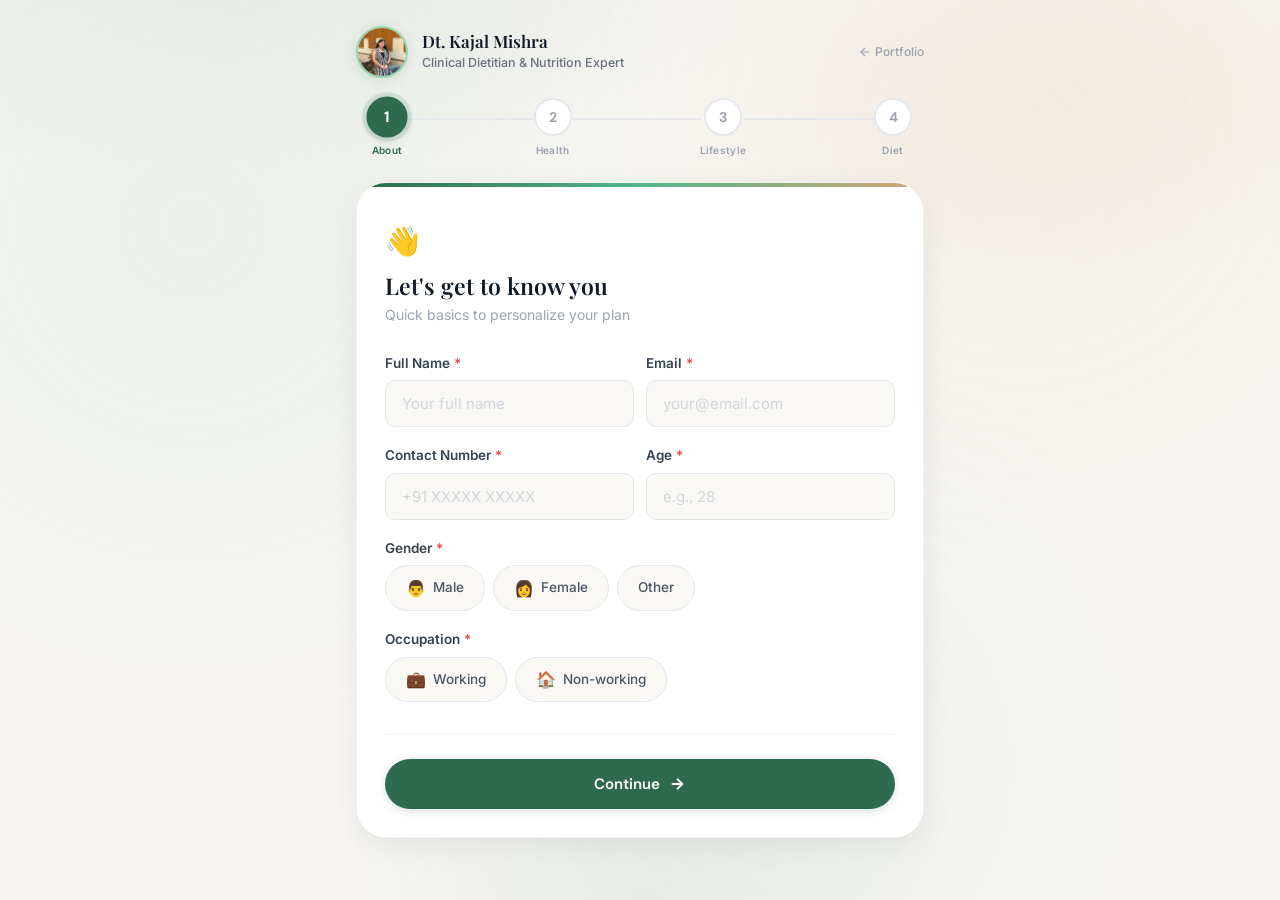
<file: assessment.html>
<!DOCTYPE html>
<html lang="en">
<head>
    <meta charset="UTF-8">
    <meta name="viewport" content="width=device-width, initial-scale=1.0">
    <title>Nutrition Assessment | Dt. Kajal Mishra</title>
    <meta name="description" content="Personalized Nutrition Assessment by Dt. Kajal Mishra. Get your customized, result-oriented diet plan.">
    <meta property="og:title" content="Nutrition Assessment | Dt. Kajal Mishra">
    <meta property="og:description" content="Fill this quick assessment to get your personalized diet plan from Dt. Kajal Mishra.">
    <meta property="og:image" content="kajal-profile.jpg">
    <link rel="preconnect" href="https://fonts.googleapis.com">
    <link rel="preconnect" href="https://fonts.gstatic.com" crossorigin>
    <link href="https://fonts.googleapis.com/css2?family=Playfair+Display:wght@500;600;700&family=Inter:wght@300;400;500;600;700&family=DM+Sans:wght@400;500;600;700&display=swap" rel="stylesheet">
    <link rel="icon" type="image/svg+xml" href="data:image/svg+xml,<svg xmlns='http://www.w3.org/2000/svg' viewBox='0 0 100 100'><text y='.9em' font-size='90'>🥗</text></svg>">
    <style>
:root {
    --primary: #2D6A4F;
    --primary-light: #52B788;
    --primary-lighter: #95D5B2;
    --primary-lightest: #D8F3DC;
    --primary-dark: #1B4332;
    --accent: #D4A574;
    --accent-light: #F0DCC8;
    --white: #FFFFFF;
    --bg: #F7F5F2;
    --bg-warm: #FAF8F5;
    --gray-100: #F3F4F6;
    --gray-200: #E5E7EB;
    --gray-300: #D1D5DB;
    --gray-400: #9CA3AF;
    --gray-500: #6B7280;
    --gray-600: #4B5563;
    --gray-700: #374151;
    --gray-800: #1F2937;
    --gray-900: #111827;
    --danger: #EF4444;
    --font-h: 'Playfair Display', Georgia, serif;
    --font-b: 'Inter', -apple-system, sans-serif;
    --font-a: 'DM Sans', sans-serif;
    --r-sm: 10px;
    --r-md: 14px;
    --r-lg: 22px;
    --r-xl: 30px;
    --ease: cubic-bezier(0.4, 0, 0.2, 1);
    --ease-out: cubic-bezier(0, 0, 0.2, 1);
    --spring: cubic-bezier(0.34, 1.56, 0.64, 1);
}

*, *::before, *::after { margin: 0; padding: 0; box-sizing: border-box; }
html { scroll-behavior: smooth; }
body {
    font-family: var(--font-b); color: var(--gray-800);
    background: var(--bg);
    background-image:
        radial-gradient(ellipse 80% 50% at 20% -10%, rgba(45,106,79,0.08) 0%, transparent 60%),
        radial-gradient(ellipse 60% 40% at 85% 10%, rgba(212,165,116,0.07) 0%, transparent 50%),
        radial-gradient(ellipse 50% 50% at 50% 100%, rgba(45,106,79,0.05) 0%, transparent 50%);
    background-attachment: fixed;
    min-height: 100vh; min-height: 100dvh;
    line-height: 1.6; -webkit-font-smoothing: antialiased;
    position: relative;
}
body::before {
    content: ''; position: fixed; inset: 0; z-index: -1; pointer-events: none;
    background-image:
        radial-gradient(circle at 15% 25%, rgba(149,213,178,0.12) 0%, transparent 40%),
        radial-gradient(circle at 80% 15%, rgba(212,165,116,0.08) 0%, transparent 35%),
        radial-gradient(circle at 60% 85%, rgba(82,183,136,0.06) 0%, transparent 40%);
}
input, select, textarea, button { font-family: inherit; }

/* ========== LAYOUT ========== */
.page-wrapper {
    max-width: 600px; margin: 0 auto;
    padding: 20px 16px 48px;
}

/* ========== DIETITIAN HEADER ========== */
.dt-header {
    display: flex; align-items: center; gap: 14px;
    padding: 6px 0 20px;
}
.dt-avatar {
    width: 52px; height: 52px; border-radius: 50%; overflow: hidden;
    border: 2.5px solid var(--primary-lighter);
    flex-shrink: 0;
    box-shadow: 0 2px 12px rgba(45,106,79,0.15);
}
.dt-avatar img { width: 100%; height: 100%; object-fit: cover; }
.dt-info h1 {
    font-family: var(--font-h); font-size: 17px; font-weight: 600;
    color: var(--gray-900); line-height: 1.2;
}
.dt-info p {
    font-size: 12.5px; color: var(--gray-500); font-weight: 500;
    margin-top: 1px;
}
.dt-header-back {
    margin-left: auto; font-size: 12px; color: var(--gray-400);
    font-weight: 500; display: flex; align-items: center; gap: 3px;
    text-decoration: none; transition: color 0.2s;
}
.dt-header-back:hover { color: var(--primary); }

/* ========== STEP INDICATOR ========== */
.step-indicator {
    display: flex; align-items: center; justify-content: center;
    gap: 0; margin-bottom: 24px; padding: 0 12px;
}
.step-dot-wrap {
    display: flex; flex-direction: column; align-items: center;
    position: relative; z-index: 1;
}
.step-dot {
    width: 38px; height: 38px; border-radius: 50%;
    display: flex; align-items: center; justify-content: center;
    font-family: var(--font-a); font-size: 14px; font-weight: 700;
    border: 2.5px solid var(--gray-200); color: var(--gray-400);
    background: var(--white);
    transition: all 0.4s var(--ease);
    position: relative;
}
.step-dot.active {
    border-color: var(--primary); color: var(--white);
    background: var(--primary);
    box-shadow: 0 0 0 4px rgba(45,106,79,0.12), 0 2px 8px rgba(45,106,79,0.2);
    transform: scale(1.08);
}
.step-dot.done {
    border-color: var(--primary-light); background: var(--primary-light);
    color: var(--white);
}
.step-dot .check-icon { display: none; }
.step-dot.done .check-icon { display: block; }
.step-dot.done .dot-num { display: none; }
.step-dot-label {
    font-size: 10px; font-weight: 600; color: var(--gray-400);
    margin-top: 6px; text-align: center; white-space: nowrap;
    letter-spacing: 0.3px; transition: color 0.3s;
}
.step-dot-wrap.is-active .step-dot-label,
.step-dot-wrap.is-done .step-dot-label { color: var(--primary); }
.step-line {
    flex: 1; height: 2.5px; background: var(--gray-200);
    margin: 0 -2px; margin-bottom: 18px;
    transition: background 0.5s var(--ease);
    min-width: 28px;
}
.step-line.done { background: var(--primary-light); }

/* ========== FORM CARD ========== */
.form-card {
    background: var(--white);
    border-radius: var(--r-xl); padding: 0;
    box-shadow: 0 1px 3px rgba(0,0,0,0.04), 0 8px 32px rgba(0,0,0,0.06);
    border: 1px solid rgba(0,0,0,0.04);
    overflow: hidden;
}

/* Card top accent bar */
.card-accent {
    height: 4px;
    background: linear-gradient(90deg, var(--primary), var(--primary-light), var(--accent));
}

.card-body { padding: 32px 28px 28px; }

/* ========== STEP CONTENT ========== */
.step { display: none; }
.step.active { display: block; animation: fadeSlideUp 0.35s var(--ease-out); }
@keyframes fadeSlideUp {
    from { opacity: 0; transform: translateY(12px); }
    to { opacity: 1; transform: translateY(0); }
}

.step-header { margin-bottom: 28px; }
.step-icon { font-size: 28px; margin-bottom: 8px; display: block; }
.step-title {
    font-family: var(--font-h); font-size: 23px; font-weight: 600;
    color: var(--gray-900); line-height: 1.2; margin-bottom: 5px;
}
.step-sub {
    font-size: 14px; color: var(--gray-400); font-weight: 400;
}

/* ========== FIELD GROUPS ========== */
.fg { margin-bottom: 20px; }
.fg:last-of-type { margin-bottom: 0; }
.fg-label {
    display: block; font-size: 13.5px; font-weight: 600;
    color: var(--gray-700); margin-bottom: 8px; line-height: 1.3;
}
.fg-label .req { color: var(--danger); margin-left: 1px; }
.fg-hint {
    font-size: 11.5px; color: var(--gray-400); margin-top: 4px; font-weight: 400;
}

/* Row layout */
.row { display: grid; grid-template-columns: 1fr 1fr; gap: 12px; }

/* ========== TEXT INPUTS ========== */
.fi {
    width: 100%; padding: 13px 16px;
    border: 1.5px solid var(--gray-200); border-radius: var(--r-sm);
    font-size: 15px; color: var(--gray-800); background: var(--bg-warm);
    transition: all 0.25s var(--ease); outline: none;
    -webkit-appearance: none;
}
.fi:focus {
    border-color: var(--primary); background: var(--white);
    box-shadow: 0 0 0 3px rgba(45,106,79,0.08);
}
.fi::placeholder { color: var(--gray-300); font-weight: 400; }
textarea.fi { resize: vertical; min-height: 60px; line-height: 1.6; }

/* ========== PILLS (single select) ========== */
.pills { display: flex; flex-wrap: wrap; gap: 8px; }
.pill {
    display: inline-flex; align-items: center; gap: 7px;
    padding: 11px 20px; border-radius: 50px;
    border: 1.5px solid var(--gray-200); background: var(--bg-warm);
    font-size: 13.5px; font-weight: 500; color: var(--gray-600);
    cursor: pointer; transition: all 0.2s var(--ease);
    user-select: none; -webkit-user-select: none;
    -webkit-tap-highlight-color: transparent;
}
.pill:active { transform: scale(0.97); }
.pill.sel {
    border-color: var(--primary); background: var(--primary);
    color: var(--white); font-weight: 600;
    box-shadow: 0 2px 8px rgba(45,106,79,0.2);
}
.pill .pill-emoji { font-size: 16px; line-height: 1; }
.pill input { display: none; }

/* ========== CHIPS (multi select) ========== */
.chips { display: flex; flex-wrap: wrap; gap: 8px; }
.chip {
    display: inline-flex; align-items: center; gap: 6px;
    padding: 10px 16px; border-radius: var(--r-sm);
    border: 1.5px solid var(--gray-200); background: var(--bg-warm);
    font-size: 13px; font-weight: 500; color: var(--gray-600);
    cursor: pointer; transition: all 0.2s var(--ease);
    user-select: none; -webkit-user-select: none;
    -webkit-tap-highlight-color: transparent;
}
.chip:active { transform: scale(0.97); }
.chip .chip-em { font-size: 15px; line-height: 1; }
.chip.sel {
    border-color: var(--primary); background: var(--primary-lightest);
    color: var(--primary-dark); font-weight: 600;
}
.chip.sel::after {
    content: ''; display: inline-block; width: 14px; height: 14px;
    background: var(--primary); border-radius: 50%; margin-left: 2px;
    background-image: url("data:image/svg+xml,%3Csvg viewBox='0 0 12 12' fill='none' xmlns='http://www.w3.org/2000/svg'%3E%3Cpath d='M3 6l2 2 4-4' stroke='white' stroke-width='1.8' stroke-linecap='round' stroke-linejoin='round'/%3E%3C/svg%3E");
    background-size: 12px; background-repeat: no-repeat; background-position: center;
}
.chip input { display: none; }

/* "Other" text input below chips */
.other-input {
    animation: fadeSlideUp 0.25s var(--ease-out);
}

/* ========== EMOJI SCALE ========== */
.escale { display: flex; gap: 6px; }
.escale-btn {
    flex: 1; display: flex; flex-direction: column; align-items: center; gap: 5px;
    padding: 12px 4px 10px; border-radius: var(--r-md);
    border: 2px solid transparent; background: var(--bg-warm);
    cursor: pointer; transition: all 0.2s var(--spring);
    -webkit-tap-highlight-color: transparent;
}
.escale-btn:active { transform: scale(0.95); }
.escale-btn .em { font-size: 30px; transition: transform 0.3s var(--spring); }
.escale-btn .em-label {
    font-size: 10px; font-weight: 600; color: var(--gray-400);
    text-align: center; line-height: 1.2; letter-spacing: 0.2px;
}
.escale-btn.sel {
    border-color: var(--primary); background: var(--primary-lightest);
    transform: scale(1.06);
    box-shadow: 0 2px 10px rgba(45,106,79,0.12);
}
.escale-btn.sel .em { transform: scale(1.1); }
.escale-btn.sel .em-label { color: var(--primary-dark); }
.escale-btn input { display: none; }

/* ========== SECTION DIVIDER ========== */
.sdiv {
    display: flex; align-items: center; gap: 10px;
    margin: 28px 0 20px;
}
.sdiv-icon { font-size: 18px; }
.sdiv-text {
    font-family: var(--font-a); font-size: 11.5px; font-weight: 700;
    text-transform: uppercase; letter-spacing: 1.8px; color: var(--primary);
}
.sdiv::after {
    content: ''; flex: 1; height: 1px;
    background: linear-gradient(to right, var(--primary-lightest), transparent);
}

/* ========== CONDITIONAL SECTION ========== */
.cond {
    max-height: 0; overflow: hidden; opacity: 0;
    transition: max-height 0.5s var(--ease), opacity 0.4s var(--ease);
}
.cond.vis { max-height: 900px; opacity: 1; }

/* ========== FILE UPLOAD ========== */
.file-zone {
    border: 2px dashed var(--gray-200); border-radius: var(--r-md);
    padding: 20px; text-align: center; cursor: pointer;
    transition: all 0.25s var(--ease); position: relative;
    background: var(--bg-warm);
}
.file-zone:hover { border-color: var(--primary-lighter); }
.file-zone.has { border-color: var(--primary); background: var(--primary-lightest); border-style: solid; }
.file-zone input[type="file"] { position: absolute; inset: 0; opacity: 0; cursor: pointer; }
.file-zone-icon { font-size: 28px; margin-bottom: 6px; }
.file-zone-text { font-size: 13px; color: var(--gray-500); }
.file-zone-text strong { color: var(--primary); }
.file-zone-hint { font-size: 11px; color: var(--gray-400); margin-top: 3px; }
.file-zone .fname { font-size: 13px; color: var(--primary-dark); font-weight: 600; margin-top: 6px; }

/* ========== NAV BUTTONS ========== */
.step-nav {
    display: flex; gap: 10px; margin-top: 32px;
    padding-top: 24px; border-top: 1px solid var(--gray-100);
}
.btn-b {
    display: flex; align-items: center; gap: 5px;
    padding: 13px 20px; border-radius: 50px;
    font-family: var(--font-a); font-size: 13.5px; font-weight: 600;
    color: var(--gray-500); background: var(--gray-100);
    border: none; cursor: pointer; transition: all 0.2s var(--ease);
}
.btn-b:hover { background: var(--gray-200); color: var(--gray-700); }
.btn-n {
    flex: 1; display: flex; align-items: center; justify-content: center; gap: 8px;
    padding: 15px 28px; border-radius: 50px;
    font-family: var(--font-a); font-size: 15px; font-weight: 600;
    color: var(--white); border: none; cursor: pointer;
    background: var(--primary);
    transition: all 0.25s var(--ease);
    box-shadow: 0 2px 8px rgba(45,106,79,0.2);
}
.btn-n:hover { background: var(--primary-dark); transform: translateY(-1px); box-shadow: 0 4px 16px rgba(45,106,79,0.3); }
.btn-n:active { transform: scale(0.98); }
.btn-n svg { transition: transform 0.2s; }
.btn-n:hover svg { transform: translateX(2px); }
.btn-submit { background: linear-gradient(135deg, var(--primary), var(--primary-light)); }
.btn-n.loading { opacity: 0.6; pointer-events: none; }
.spinner {
    display: inline-block; width: 18px; height: 18px;
    border: 2.5px solid rgba(255,255,255,0.3);
    border-top-color: var(--white); border-radius: 50%;
    animation: spin 0.6s linear infinite;
}
@keyframes spin { to { transform: rotate(360deg); } }

/* ========== VALIDATION ========== */
.fg.err .fi, .fg.err textarea.fi { border-color: var(--danger); box-shadow: 0 0 0 3px rgba(239,68,68,0.08); }
.fg.err .fg-label { color: var(--danger); }
.fg .err-msg { font-size: 11.5px; color: var(--danger); margin-top: 4px; display: none; }
.fg.err .err-msg { display: block; }
.fg.err .pills, .fg.err .chips, .fg.err .escale {
    outline: 2px solid rgba(239,68,68,0.2); outline-offset: 4px; border-radius: 8px;
}

/* ========== SUCCESS ========== */
.success {
    display: none; text-align: center;
    animation: fadeSlideUp 0.5s var(--ease-out);
}
.success.active { display: block; }
.success-inner {
    background: var(--white); border-radius: var(--r-xl);
    padding: 48px 32px;
    box-shadow: 0 1px 3px rgba(0,0,0,0.04), 0 8px 32px rgba(0,0,0,0.06);
    border: 1px solid rgba(0,0,0,0.04);
}
.success-check {
    width: 72px; height: 72px; border-radius: 50%;
    background: linear-gradient(135deg, var(--primary-lightest), #E8F5E9);
    display: flex; align-items: center; justify-content: center;
    margin: 0 auto 20px; font-size: 36px;
    animation: popIn 0.5s 0.15s var(--spring) both;
}
@keyframes popIn { from { transform: scale(0); } to { transform: scale(1); } }
.success h2 {
    font-family: var(--font-h); font-size: 26px; color: var(--gray-900);
    margin-bottom: 10px; line-height: 1.3;
}
.success .sname { color: var(--primary); }
.success p { font-size: 14.5px; color: var(--gray-500); line-height: 1.7; margin-bottom: 6px; }
.success-wa {
    display: inline-flex; align-items: center; gap: 8px;
    margin-top: 20px; padding: 13px 28px; border-radius: 50px;
    background: #25D366; color: var(--white); text-decoration: none;
    font-family: var(--font-a); font-size: 14px; font-weight: 600;
    transition: all 0.25s var(--ease);
    box-shadow: 0 2px 8px rgba(37,211,102,0.3);
}
.success-wa:hover { background: #1DA851; transform: translateY(-1px); }
.success-link {
    display: inline-flex; align-items: center; gap: 4px;
    margin-top: 14px; font-size: 13px; color: var(--gray-400);
    text-decoration: none; font-weight: 500; transition: color 0.2s;
}
.success-link:hover { color: var(--primary); }

/* ========== RESPONSIVE ========== */
@media (max-width: 480px) {
    .page-wrapper { padding: 14px 12px 40px; }
    .card-body { padding: 26px 20px 24px; }
    .step-title { font-size: 20px; }
    .row { grid-template-columns: 1fr; gap: 20px; }
    .escale-btn .em { font-size: 26px; }
    .escale-btn { padding: 10px 2px 8px; }
    .step-dot { width: 34px; height: 34px; font-size: 13px; }
    .step-dot-label { font-size: 9px; }
    .pill { padding: 10px 16px; font-size: 13px; }
    .chip { padding: 9px 13px; font-size: 12px; }
    .success-inner { padding: 36px 22px; }
    .success h2 { font-size: 22px; }
    .dt-avatar { width: 44px; height: 44px; }
    .dt-info h1 { font-size: 15px; }
}
@media (max-width: 360px) {
    .escale { gap: 4px; }
    .escale-btn .em-label { display: none; }
    .step-line { min-width: 20px; }
    .pill { padding: 9px 13px; font-size: 12px; }
}
@media (prefers-reduced-motion: reduce) {
    *, *::before, *::after { animation-duration: 0.01ms !important; transition-duration: 0.01ms !important; }
}
    </style>
</head>
<body>

<div class="page-wrapper">

    <!-- Dietitian Header -->
    <div class="dt-header">
        <div class="dt-avatar">
            <img src="kajal-profile.jpg" alt="Dt. Kajal Mishra">
        </div>
        <div class="dt-info">
            <h1>Dt. Kajal Mishra</h1>
            <p>Clinical Dietitian &amp; Nutrition Expert</p>
        </div>
        <a href="index.html" class="dt-header-back">
            <svg width="14" height="14" viewBox="0 0 24 24" fill="none" stroke="currentColor" stroke-width="2"><path d="M19 12H5M12 5l-7 7 7 7"/></svg>
            Portfolio
        </a>
    </div>

    <!-- Step Indicator -->
    <div class="step-indicator" id="stepIndicator">
        <div class="step-dot-wrap is-active" data-si="1">
            <div class="step-dot active">
                <span class="dot-num">1</span>
                <svg class="check-icon" width="16" height="16" viewBox="0 0 24 24" fill="none" stroke="currentColor" stroke-width="3" stroke-linecap="round" stroke-linejoin="round"><path d="M5 13l4 4L19 7"/></svg>
            </div>
            <span class="step-dot-label">About</span>
        </div>
        <div class="step-line" data-sl="1"></div>
        <div class="step-dot-wrap" data-si="2">
            <div class="step-dot">
                <span class="dot-num">2</span>
                <svg class="check-icon" width="16" height="16" viewBox="0 0 24 24" fill="none" stroke="currentColor" stroke-width="3" stroke-linecap="round" stroke-linejoin="round"><path d="M5 13l4 4L19 7"/></svg>
            </div>
            <span class="step-dot-label">Health</span>
        </div>
        <div class="step-line" data-sl="2"></div>
        <div class="step-dot-wrap" data-si="3">
            <div class="step-dot">
                <span class="dot-num">3</span>
                <svg class="check-icon" width="16" height="16" viewBox="0 0 24 24" fill="none" stroke="currentColor" stroke-width="3" stroke-linecap="round" stroke-linejoin="round"><path d="M5 13l4 4L19 7"/></svg>
            </div>
            <span class="step-dot-label">Lifestyle</span>
        </div>
        <div class="step-line" data-sl="3"></div>
        <div class="step-dot-wrap" data-si="4">
            <div class="step-dot">
                <span class="dot-num">4</span>
                <svg class="check-icon" width="16" height="16" viewBox="0 0 24 24" fill="none" stroke="currentColor" stroke-width="3" stroke-linecap="round" stroke-linejoin="round"><path d="M5 13l4 4L19 7"/></svg>
            </div>
            <span class="step-dot-label">Diet</span>
        </div>
    </div>

    <!-- Form Card -->
    <div class="form-card">
        <div class="card-accent"></div>
        <div class="card-body">

        <form id="aForm" action="https://formsubmit.co/ajax/kajalmi61@gmail.com" method="POST" enctype="multipart/form-data">
            <input type="hidden" name="_subject" value="New Nutrition Assessment Submission">
            <input type="hidden" name="_template" value="table">
            <input type="hidden" name="_captcha" value="false">
            <input type="text" name="_honey" style="display:none">

            <!-- ========== STEP 1 ========== -->
            <div class="step active" id="s1">
                <div class="step-header">
                    <span class="step-icon">&#x1F44B;</span>
                    <h2 class="step-title">Let's get to know you</h2>
                    <p class="step-sub">Quick basics to personalize your plan</p>
                </div>

                <div class="row">
                    <div class="fg" data-req="text">
                        <label class="fg-label">Full Name <span class="req">*</span></label>
                        <input type="text" name="Full Name" class="fi" placeholder="Your full name" autocomplete="name">
                        <div class="err-msg">Please enter your name</div>
                    </div>
                    <div class="fg" data-req="email">
                        <label class="fg-label">Email <span class="req">*</span></label>
                        <input type="email" name="Email" class="fi" placeholder="your@email.com" autocomplete="email">
                        <div class="err-msg">Please enter a valid email</div>
                    </div>
                </div>

                <div class="row">
                    <div class="fg" data-req="text">
                        <label class="fg-label">Contact Number <span class="req">*</span></label>
                        <input type="tel" name="Contact Number" class="fi" placeholder="+91 XXXXX XXXXX" autocomplete="tel">
                        <div class="err-msg">Please enter your number</div>
                    </div>
                    <div class="fg" data-req="text">
                        <label class="fg-label">Age <span class="req">*</span></label>
                        <input type="number" name="Age" class="fi" placeholder="e.g., 28" min="10" max="100" inputmode="numeric">
                        <div class="err-msg">Please enter your age</div>
                    </div>
                </div>

                <div class="fg" data-req="pills">
                    <label class="fg-label">Gender <span class="req">*</span></label>
                    <div class="pills" data-name="Gender" data-mode="single">
                        <label class="pill"><input type="radio" name="Gender" value="Male"><span class="pill-emoji">&#x1F468;</span> Male</label>
                        <label class="pill"><input type="radio" name="Gender" value="Female"><span class="pill-emoji">&#x1F469;</span> Female</label>
                        <label class="pill"><input type="radio" name="Gender" value="Other"> Other</label>
                    </div>
                    <div class="err-msg">Please select your gender</div>
                </div>

                <div class="fg" data-req="pills">
                    <label class="fg-label">Occupation <span class="req">*</span></label>
                    <div class="pills" data-name="Occupation" data-mode="single">
                        <label class="pill"><input type="radio" name="Occupation" value="Working"><span class="pill-emoji">&#x1F4BC;</span> Working</label>
                        <label class="pill"><input type="radio" name="Occupation" value="Non-working"><span class="pill-emoji">&#x1F3E0;</span> Non-working</label>
                    </div>
                    <div class="err-msg">Please select one</div>
                </div>

                <div class="step-nav">
                    <button type="button" class="btn-n" onclick="go(2)">
                        <span>Continue</span>
                        <svg width="18" height="18" viewBox="0 0 24 24" fill="none" stroke="currentColor" stroke-width="2.5"><path d="M5 12h14M12 5l7 7-7 7"/></svg>
                    </button>
                </div>
            </div>

            <!-- ========== STEP 2 ========== -->
            <div class="step" id="s2">
                <div class="step-header">
                    <span class="step-icon">&#x1FA7A;</span>
                    <h2 class="step-title">Tell me about your health</h2>
                    <p class="step-sub">This helps me design the right approach for you</p>
                </div>

                <div class="fg" data-req="chips">
                    <label class="fg-label">What are your health goals? <span class="req">*</span></label>
                    <div class="chips" data-name="Health Goals">
                        <label class="chip"><input type="checkbox" name="Health Goals" value="Weight Loss"><span class="chip-em">&#x2696;&#xFE0F;</span> Weight Loss</label>
                        <label class="chip"><input type="checkbox" name="Health Goals" value="PCOD/PCOS"><span class="chip-em">&#x1F49C;</span> PCOD/PCOS</label>
                        <label class="chip"><input type="checkbox" name="Health Goals" value="Diabetes"><span class="chip-em">&#x1F489;</span> Diabetes</label>
                        <label class="chip"><input type="checkbox" name="Health Goals" value="Gut Health"><span class="chip-em">&#x1F33F;</span> Gut Health</label>
                        <label class="chip"><input type="checkbox" name="Health Goals" value="Thyroid"><span class="chip-em">&#x1F98B;</span> Thyroid</label>
                        <label class="chip"><input type="checkbox" name="Health Goals" value="Muscle Gain"><span class="chip-em">&#x1F4AA;</span> Muscle Gain</label>
                        <label class="chip"><input type="checkbox" name="Health Goals" value="General Fitness"><span class="chip-em">&#x1F3C3;</span> General Fitness</label>
                        <label class="chip"><input type="checkbox" name="Health Goals" value="Hormone Balance"><span class="chip-em">&#x2728;</span> Hormone Balance</label>
                    </div>
                    <div class="err-msg">Select at least one goal</div>
                </div>

                <div class="fg" data-req="chips">
                    <label class="fg-label">Diagnosed medical conditions? <span class="req">*</span></label>
                    <div class="chips" data-name="Medical Conditions" data-has-none="1">
                        <label class="chip"><input type="checkbox" name="Medical Conditions" value="Diabetes"> Diabetes</label>
                        <label class="chip"><input type="checkbox" name="Medical Conditions" value="Thyroid"> Thyroid</label>
                        <label class="chip"><input type="checkbox" name="Medical Conditions" value="PCOD/PCOS"> PCOD/PCOS</label>
                        <label class="chip"><input type="checkbox" name="Medical Conditions" value="Cholesterol"> Cholesterol</label>
                        <label class="chip"><input type="checkbox" name="Medical Conditions" value="BP Issues"> BP Issues</label>
                        <label class="chip" data-none="1"><input type="checkbox" name="Medical Conditions" value="None">&#x2705; None</label>
                        <label class="chip" data-other="1"><input type="checkbox" name="Medical Conditions" value="Other">&#x270F;&#xFE0F; Other</label>
                    </div>
                    <input type="text" name="Medical Conditions (Other)" class="fi other-input" placeholder="Please specify your condition..." style="display:none;margin-top:8px">
                    <div class="err-msg">Select at least one</div>
                </div>

                <div class="fg">
                    <label class="fg-label">Current medications</label>
                    <input type="text" name="Medications" class="fi" placeholder="e.g., Metformin, Thyronorm &mdash; or None">
                </div>

                <div class="sdiv"><span class="sdiv-icon">&#x1F33F;</span><span class="sdiv-text">Gut Health</span></div>

                <div class="fg" data-req="chips">
                    <label class="fg-label">Do you experience? <span class="req">*</span></label>
                    <div class="chips" data-name="Gut Symptoms" data-has-none="1">
                        <label class="chip"><input type="checkbox" name="Gut Symptoms" value="Bloating"> Bloating</label>
                        <label class="chip"><input type="checkbox" name="Gut Symptoms" value="Constipation"> Constipation</label>
                        <label class="chip"><input type="checkbox" name="Gut Symptoms" value="Acidity"> Acidity</label>
                        <label class="chip"><input type="checkbox" name="Gut Symptoms" value="Gas"> Gas</label>
                        <label class="chip" data-none="1"><input type="checkbox" name="Gut Symptoms" value="None">&#x2705; None</label>
                        <label class="chip" data-other="1"><input type="checkbox" name="Gut Symptoms" value="Other">&#x270F;&#xFE0F; Other</label>
                    </div>
                    <input type="text" name="Gut Symptoms (Other)" class="fi other-input" placeholder="Please specify your symptoms..." style="display:none;margin-top:8px">
                    <div class="err-msg">Select at least one</div>
                </div>

                <div class="fg" data-req="pills">
                    <label class="fg-label">Bowel movement frequency <span class="req">*</span></label>
                    <div class="pills" data-name="Bowel Frequency" data-mode="single">
                        <label class="pill"><input type="radio" name="Bowel Frequency" value="Daily"> Daily</label>
                        <label class="pill"><input type="radio" name="Bowel Frequency" value="Alternate Days"> Alternate Days</label>
                        <label class="pill"><input type="radio" name="Bowel Frequency" value="Irregular"> Irregular</label>
                    </div>
                    <div class="err-msg">Please select one</div>
                </div>

                <!-- Conditional: Hormonal (Female) -->
                <div class="cond" id="hormSec">
                    <div class="sdiv"><span class="sdiv-icon">&#x1F49C;</span><span class="sdiv-text">Hormonal Health</span></div>

                    <div class="fg" data-reqf="pills">
                        <label class="fg-label">Are your periods regular? <span class="req">*</span></label>
                        <div class="pills" data-name="Periods Regular" data-mode="single">
                            <label class="pill"><input type="radio" name="Periods Regular" value="Yes"> Yes</label>
                            <label class="pill"><input type="radio" name="Periods Regular" value="No"> No</label>
                        </div>
                        <div class="err-msg">Please select one</div>
                    </div>

                    <div class="row">
                        <div class="fg" data-reqf="text">
                            <label class="fg-label">Last Menstrual Period <span class="req">*</span></label>
                            <input type="date" name="Last Menstrual Period" class="fi">
                            <div class="err-msg">Please enter date</div>
                        </div>
                        <div class="fg" data-reqf="text">
                            <label class="fg-label">Cycle Length <span class="req">*</span></label>
                            <input type="text" name="Cycle Length" class="fi" placeholder="e.g., 28 days">
                            <div class="err-msg">Please enter length</div>
                        </div>
                    </div>

                    <div class="fg" data-reqf="chips">
                        <label class="fg-label">Symptoms you experience <span class="req">*</span></label>
                        <div class="chips" data-name="Hormonal Symptoms">
                            <label class="chip"><input type="checkbox" name="Hormonal Symptoms" value="Cramps"> Cramps</label>
                            <label class="chip"><input type="checkbox" name="Hormonal Symptoms" value="Mood Swings"> Mood Swings</label>
                            <label class="chip"><input type="checkbox" name="Hormonal Symptoms" value="Acne"> Acne</label>
                            <label class="chip"><input type="checkbox" name="Hormonal Symptoms" value="Clots"> Clots</label>
                            <label class="chip"><input type="checkbox" name="Hormonal Symptoms" value="Heavy Flow"> Heavy Flow</label>
                        </div>
                        <div class="err-msg">Select at least one</div>
                    </div>
                </div>

                <div class="step-nav">
                    <button type="button" class="btn-b" onclick="go(1)">
                        <svg width="15" height="15" viewBox="0 0 24 24" fill="none" stroke="currentColor" stroke-width="2.5"><path d="M19 12H5M12 5l-7 7 7 7"/></svg>
                        Back
                    </button>
                    <button type="button" class="btn-n" onclick="go(3)">
                        <span>Continue</span>
                        <svg width="18" height="18" viewBox="0 0 24 24" fill="none" stroke="currentColor" stroke-width="2.5"><path d="M5 12h14M12 5l7 7-7 7"/></svg>
                    </button>
                </div>
            </div>

            <!-- ========== STEP 3 ========== -->
            <div class="step" id="s3">
                <div class="step-header">
                    <span class="step-icon">&#x1F31F;</span>
                    <h2 class="step-title">Your daily lifestyle</h2>
                    <p class="step-sub">Understanding your routine helps optimize your plan</p>
                </div>

                <div class="fg" data-req="pills">
                    <label class="fg-label">Average sleep duration <span class="req">*</span></label>
                    <div class="pills" data-name="Sleep Duration" data-mode="single">
                        <label class="pill"><input type="radio" name="Sleep Duration" value="< 5 hours"> &lt; 5 hrs</label>
                        <label class="pill"><input type="radio" name="Sleep Duration" value="5-6 hours"> 5-6 hrs</label>
                        <label class="pill"><input type="radio" name="Sleep Duration" value="6-7 hours"> 6-7 hrs</label>
                        <label class="pill"><input type="radio" name="Sleep Duration" value="7-8 hours"> 7-8 hrs</label>
                    </div>
                    <div class="err-msg">Please select one</div>
                </div>

                <div class="fg" data-req="emoji">
                    <label class="fg-label">Sleep quality <span class="req">*</span></label>
                    <div class="escale" data-name="Sleep Quality">
                        <label class="escale-btn"><input type="radio" name="Sleep Quality" value="1 - Very Poor"><span class="em">&#x1F62B;</span><span class="em-label">Very Poor</span></label>
                        <label class="escale-btn"><input type="radio" name="Sleep Quality" value="2 - Poor"><span class="em">&#x1F615;</span><span class="em-label">Poor</span></label>
                        <label class="escale-btn"><input type="radio" name="Sleep Quality" value="3 - Okay"><span class="em">&#x1F610;</span><span class="em-label">Okay</span></label>
                        <label class="escale-btn"><input type="radio" name="Sleep Quality" value="4 - Good"><span class="em">&#x1F60A;</span><span class="em-label">Good</span></label>
                        <label class="escale-btn"><input type="radio" name="Sleep Quality" value="5 - Excellent"><span class="em">&#x1F634;</span><span class="em-label">Excellent</span></label>
                    </div>
                    <div class="err-msg">Please rate your sleep</div>
                </div>

                <div class="fg" data-req="pills">
                    <label class="fg-label">Wake up feeling refreshed? <span class="req">*</span></label>
                    <div class="pills" data-name="Wake Refreshed" data-mode="single">
                        <label class="pill"><input type="radio" name="Wake Refreshed" value="Yes"> Yes</label>
                        <label class="pill"><input type="radio" name="Wake Refreshed" value="Sometimes"> Sometimes</label>
                        <label class="pill"><input type="radio" name="Wake Refreshed" value="No"> No</label>
                    </div>
                    <div class="err-msg">Please select one</div>
                </div>

                <div class="sdiv"><span class="sdiv-icon">&#x26A1;</span><span class="sdiv-text">Energy & Mood</span></div>

                <div class="fg" data-req="emoji">
                    <label class="fg-label">Daily energy levels <span class="req">*</span></label>
                    <div class="escale" data-name="Energy Levels">
                        <label class="escale-btn"><input type="radio" name="Energy Levels" value="1 - Very Low"><span class="em">&#x1F62A;</span><span class="em-label">Very Low</span></label>
                        <label class="escale-btn"><input type="radio" name="Energy Levels" value="2 - Low"><span class="em">&#x1F615;</span><span class="em-label">Low</span></label>
                        <label class="escale-btn"><input type="radio" name="Energy Levels" value="3 - Moderate"><span class="em">&#x1F610;</span><span class="em-label">Moderate</span></label>
                        <label class="escale-btn"><input type="radio" name="Energy Levels" value="4 - Good"><span class="em">&#x26A1;</span><span class="em-label">Good</span></label>
                        <label class="escale-btn"><input type="radio" name="Energy Levels" value="5 - High"><span class="em">&#x1F525;</span><span class="em-label">High</span></label>
                    </div>
                    <div class="err-msg">Please rate your energy</div>
                </div>

                <div class="fg" data-req="emoji">
                    <label class="fg-label">Stress levels <span class="req">*</span></label>
                    <div class="escale" data-name="Stress Levels">
                        <label class="escale-btn"><input type="radio" name="Stress Levels" value="1 - Very Low"><span class="em">&#x1F60C;</span><span class="em-label">Chill</span></label>
                        <label class="escale-btn"><input type="radio" name="Stress Levels" value="2 - Low"><span class="em">&#x1F642;</span><span class="em-label">Low</span></label>
                        <label class="escale-btn"><input type="radio" name="Stress Levels" value="3 - Moderate"><span class="em">&#x1F610;</span><span class="em-label">Moderate</span></label>
                        <label class="escale-btn"><input type="radio" name="Stress Levels" value="4 - High"><span class="em">&#x1F630;</span><span class="em-label">High</span></label>
                        <label class="escale-btn"><input type="radio" name="Stress Levels" value="5 - Very High"><span class="em">&#x1F92F;</span><span class="em-label">Extreme</span></label>
                    </div>
                    <div class="err-msg">Please rate your stress</div>
                </div>

                <div class="fg" data-req="pills">
                    <label class="fg-label">Emotional eating habits <span class="req">*</span></label>
                    <div class="pills" data-name="Emotional Eating" data-mode="single">
                        <label class="pill"><input type="radio" name="Emotional Eating" value="Rarely"> Rarely</label>
                        <label class="pill"><input type="radio" name="Emotional Eating" value="Sometimes"> Sometimes</label>
                        <label class="pill"><input type="radio" name="Emotional Eating" value="Often"> Often</label>
                    </div>
                    <div class="err-msg">Please select one</div>
                </div>

                <div class="sdiv"><span class="sdiv-icon">&#x23F0;</span><span class="sdiv-text">Routine & Diet Basics</span></div>

                <div class="fg" data-req="pills">
                    <label class="fg-label">&#x1F305; Wake up time <span class="req">*</span></label>
                    <div class="pills" data-name="Wake Up Time" data-mode="single">
                        <label class="pill"><input type="radio" name="Wake Up Time" value="Before 5 AM"> Before 5 AM</label>
                        <label class="pill"><input type="radio" name="Wake Up Time" value="5 - 6 AM"> 5-6 AM</label>
                        <label class="pill"><input type="radio" name="Wake Up Time" value="6 - 7 AM"> 6-7 AM</label>
                        <label class="pill"><input type="radio" name="Wake Up Time" value="7 - 8 AM"> 7-8 AM</label>
                        <label class="pill"><input type="radio" name="Wake Up Time" value="8 - 9 AM"> 8-9 AM</label>
                        <label class="pill"><input type="radio" name="Wake Up Time" value="After 9 AM"> After 9 AM</label>
                    </div>
                    <div class="err-msg">Please select one</div>
                </div>

                <div class="fg" data-req="pills">
                    <label class="fg-label">&#x1F31B; Sleep time <span class="req">*</span></label>
                    <div class="pills" data-name="Sleep Time" data-mode="single">
                        <label class="pill"><input type="radio" name="Sleep Time" value="Before 9 PM"> Before 9 PM</label>
                        <label class="pill"><input type="radio" name="Sleep Time" value="9 - 10 PM"> 9-10 PM</label>
                        <label class="pill"><input type="radio" name="Sleep Time" value="10 - 11 PM"> 10-11 PM</label>
                        <label class="pill"><input type="radio" name="Sleep Time" value="11 PM - 12 AM"> 11-12 AM</label>
                        <label class="pill"><input type="radio" name="Sleep Time" value="After 12 AM"> After 12 AM</label>
                    </div>
                    <div class="err-msg">Please select one</div>
                </div>

                <div class="fg" data-req="pills">
                    <label class="fg-label">Food preference <span class="req">*</span></label>
                    <div class="pills" data-name="Food Preference" data-mode="single">
                        <label class="pill"><input type="radio" name="Food Preference" value="Vegetarian"><span class="pill-emoji">&#x1F966;</span> Vegetarian</label>
                        <label class="pill"><input type="radio" name="Food Preference" value="Eggetarian"><span class="pill-emoji">&#x1F95A;</span> Eggetarian</label>
                        <label class="pill"><input type="radio" name="Food Preference" value="Non-Vegetarian"><span class="pill-emoji">&#x1F357;</span> Non-Veg</label>
                    </div>
                    <div class="err-msg">Please select one</div>
                </div>

                <div class="fg">
                    <label class="fg-label">Food allergies / dislikes</label>
                    <input type="text" name="Food Allergies" class="fi" placeholder="e.g., Mushroom, Brinjal, Dairy... or None">
                </div>

                <div class="row">
                    <div class="fg" data-req="pills">
                        <label class="fg-label">Meals/day <span class="req">*</span></label>
                        <div class="pills" data-name="Meals Per Day" data-mode="single">
                            <label class="pill"><input type="radio" name="Meals Per Day" value="2">2</label>
                            <label class="pill"><input type="radio" name="Meals Per Day" value="3">3</label>
                            <label class="pill"><input type="radio" name="Meals Per Day" value="4">4</label>
                            <label class="pill"><input type="radio" name="Meals Per Day" value="5+">5+</label>
                        </div>
                        <div class="err-msg">Select</div>
                    </div>
                    <div class="fg" data-req="pills">
                        <label class="fg-label">Skip meals? <span class="req">*</span></label>
                        <div class="pills" data-name="Skip Meals" data-mode="single">
                            <label class="pill"><input type="radio" name="Skip Meals" value="Yes"> Yes</label>
                            <label class="pill"><input type="radio" name="Skip Meals" value="No"> No</label>
                        </div>
                        <div class="err-msg">Select</div>
                    </div>
                </div>

                <div class="fg" data-req="pills">
                    <label class="fg-label">Daily water intake <span class="req">*</span></label>
                    <div class="pills" data-name="Water Intake" data-mode="single">
                        <label class="pill"><input type="radio" name="Water Intake" value="< 1L"><span class="pill-emoji">&#x1F4A7;</span> &lt; 1L</label>
                        <label class="pill"><input type="radio" name="Water Intake" value="1-2L"><span class="pill-emoji">&#x1F4A7;</span> 1-2L</label>
                        <label class="pill"><input type="radio" name="Water Intake" value="2-3L"><span class="pill-emoji">&#x1F4A6;</span> 2-3L</label>
                        <label class="pill"><input type="radio" name="Water Intake" value="3L+"><span class="pill-emoji">&#x1F30A;</span> 3L+</label>
                    </div>
                    <div class="err-msg">Select one</div>
                </div>

                <div class="step-nav">
                    <button type="button" class="btn-b" onclick="go(2)">
                        <svg width="15" height="15" viewBox="0 0 24 24" fill="none" stroke="currentColor" stroke-width="2.5"><path d="M19 12H5M12 5l-7 7 7 7"/></svg>
                        Back
                    </button>
                    <button type="button" class="btn-n" onclick="go(4)">
                        <span>Almost done!</span>
                        <svg width="18" height="18" viewBox="0 0 24 24" fill="none" stroke="currentColor" stroke-width="2.5"><path d="M5 12h14M12 5l7 7-7 7"/></svg>
                    </button>
                </div>
            </div>

            <!-- ========== STEP 4 ========== -->
            <div class="step" id="s4">
                <div class="step-header">
                    <span class="step-icon">&#x1F37D;&#xFE0F;</span>
                    <h2 class="step-title">Your diet & final details</h2>
                    <p class="step-sub">Last step &mdash; tell me what you enjoy eating</p>
                </div>

                <div class="fg" data-req="textarea">
                    <label class="fg-label">Breakfast preferences <span class="req">*</span></label>
                    <textarea name="Breakfast Preferences" class="fi" rows="2" placeholder="e.g., Poha, Upma, Paratha, Oats, Idli, Smoothie..."></textarea>
                    <div class="err-msg">Please share your preferences</div>
                </div>
                <div class="fg" data-req="textarea">
                    <label class="fg-label">Lunch preferences <span class="req">*</span></label>
                    <textarea name="Lunch Preferences" class="fi" rows="2" placeholder="e.g., Roti-sabzi, Rice-dal, Salad, Curd rice..."></textarea>
                    <div class="err-msg">Please share your preferences</div>
                </div>
                <div class="fg" data-req="textarea">
                    <label class="fg-label">Snack preferences <span class="req">*</span></label>
                    <textarea name="Snack Preferences" class="fi" rows="2" placeholder="e.g., Fruits, Makhana, Chai-biscuit, Sprouts..."></textarea>
                    <div class="err-msg">Please share your preferences</div>
                </div>
                <div class="fg" data-req="textarea">
                    <label class="fg-label">Dinner preferences <span class="req">*</span></label>
                    <textarea name="Dinner Preferences" class="fi" rows="2" placeholder="e.g., Light khichdi, Roti-sabzi, Soup, Salad..."></textarea>
                    <div class="err-msg">Please share your preferences</div>
                </div>

                <div class="sdiv"><span class="sdiv-icon">&#x1F48A;</span><span class="sdiv-text">Supplements & Reports</span></div>

                <div class="fg">
                    <label class="fg-label">Current supplements</label>
                    <input type="text" name="Supplements" class="fi" placeholder="e.g., Vitamin D, B12, Iron, Probiotics &mdash; or None">
                </div>

                <div class="fg">
                    <label class="fg-label">Upload recent reports <span style="font-weight:400;color:var(--gray-400);font-size:11.5px">(optional &mdash; share via WhatsApp too)</span></label>
                    <div class="file-zone" id="fZone">
                        <input type="file" name="attachment" id="fInput" accept=".pdf,.jpg,.jpeg,.png,.doc,.docx">
                        <div class="file-zone-icon">&#x1F4CB;</div>
                        <div class="file-zone-text">Tap to <strong>choose file</strong></div>
                        <div class="file-zone-hint">PDF, JPG, PNG &bull; Max 5MB</div>
                        <div class="fname" id="fName"></div>
                    </div>
                </div>

                <div class="fg">
                    <label class="fg-label">Anything else you'd like me to know?</label>
                    <textarea name="Additional Notes" class="fi" rows="2" placeholder="Past diet attempts, concerns, questions..."></textarea>
                </div>

                <div class="sdiv"><span class="sdiv-icon">&#x1F91D;</span><span class="sdiv-text">Commitment</span></div>

                <div class="fg" data-req="pills">
                    <label class="fg-label">Ready for a structured diet plan? <span class="req">*</span></label>
                    <div class="pills" data-name="Ready For Plan" data-mode="single">
                        <label class="pill"><input type="radio" name="Ready For Plan" value="Yes!"><span class="pill-emoji">&#x1F4AA;</span> Yes!</label>
                        <label class="pill"><input type="radio" name="Ready For Plan" value="Not Sure Yet"> Not Sure Yet</label>
                    </div>
                    <div class="err-msg">Please select one</div>
                </div>

                <div class="fg" data-req="pills">
                    <label class="fg-label">Consistent with follow-ups? <span class="req">*</span></label>
                    <div class="pills" data-name="Consistent Followups" data-mode="single">
                        <label class="pill"><input type="radio" name="Consistent Followups" value="Yes!"><span class="pill-emoji">&#x2705;</span> Yes!</label>
                        <label class="pill"><input type="radio" name="Consistent Followups" value="I'll Try"> I'll Try</label>
                    </div>
                    <div class="err-msg">Please select one</div>
                </div>

                <div class="fg" data-req="pills">
                    <label class="fg-label">Best time to connect on Sundays? <span class="req">*</span></label>
                    <div class="pills" data-name="Sunday Connect Time" data-mode="single">
                        <label class="pill"><input type="radio" name="Sunday Connect Time" value="Morning (8-11 AM)"><span class="pill-emoji">&#x1F305;</span> Morning</label>
                        <label class="pill"><input type="radio" name="Sunday Connect Time" value="Afternoon (12-3 PM)"><span class="pill-emoji">&#x2600;&#xFE0F;</span> Afternoon</label>
                        <label class="pill"><input type="radio" name="Sunday Connect Time" value="Evening (4-6 PM)"><span class="pill-emoji">&#x1F307;</span> Evening</label>
                    </div>
                    <div class="err-msg">Please select one</div>
                </div>

                <div class="step-nav">
                    <button type="button" class="btn-b" onclick="go(3)">
                        <svg width="15" height="15" viewBox="0 0 24 24" fill="none" stroke="currentColor" stroke-width="2.5"><path d="M19 12H5M12 5l-7 7 7 7"/></svg>
                        Back
                    </button>
                    <button type="submit" class="btn-n btn-submit" id="subBtn">
                        <span>Submit Assessment</span>
                        <svg width="18" height="18" viewBox="0 0 24 24" fill="none" stroke="currentColor" stroke-width="2.5"><path d="M22 2L11 13M22 2l-7 20-4-9-9-4 20-7z"/></svg>
                    </button>
                </div>
            </div>

        </form>
        </div>
    </div>

    <!-- Success Screen -->
    <div class="success" id="successEl">
        <div class="success-inner">
            <div class="success-check">&#x2705;</div>
            <h2>Thank you, <span class="sname" id="sNameEl"></span>!</h2>
            <p>Your assessment has been submitted successfully.</p>
            <p style="color:var(--gray-600);font-weight:500">Kajal will personally review your profile and connect with you soon.</p>
            <a href="https://wa.me/919599839979" target="_blank" rel="noopener noreferrer" class="success-wa">
                &#x1F4F2; Chat on WhatsApp
            </a>
            <br>
            <a href="index.html" class="success-link">
                <svg width="14" height="14" viewBox="0 0 24 24" fill="none" stroke="currentColor" stroke-width="2"><path d="M19 12H5M12 5l-7 7 7 7"/></svg>
                Back to Portfolio
            </a>
        </div>
    </div>

</div>

<script>
let cur = 1, gender = '';

// ===== PILLS (single-select) =====
document.querySelectorAll('.pills[data-mode="single"] .pill').forEach(p => {
    p.addEventListener('click', (e) => {
        e.preventDefault();
        p.closest('.pills').querySelectorAll('.pill').forEach(x => x.classList.remove('sel'));
        p.classList.add('sel');
        p.querySelector('input').checked = true;
        p.closest('.fg')?.classList.remove('err');
        // Gender tracking
        const inp = p.querySelector('input[name="Gender"]');
        if (inp) { gender = inp.value; toggleHorm(); }
    });
});

// ===== CHIPS (multi-select) =====
document.querySelectorAll('.chips .chip').forEach(c => {
    c.addEventListener('click', (e) => {
        e.preventDefault();
        const parent = c.closest('.chips');
        const isNone = c.dataset.none === '1';
        const isOther = c.dataset.other === '1';
        const inp = c.querySelector('input');
        const fg = c.closest('.fg');
        const otherInput = fg?.querySelector('.other-input');

        if (isNone) {
            // "None" deselects everything including "Other"
            parent.querySelectorAll('.chip').forEach(x => {
                if (x !== c) { x.classList.remove('sel'); x.querySelector('input').checked = false; }
            });
            c.classList.toggle('sel'); inp.checked = c.classList.contains('sel');
            if (otherInput) { otherInput.style.display = 'none'; otherInput.value = ''; }
        } else if (isOther) {
            // "Other" deselects "None", toggles text input
            const none = parent.querySelector('[data-none="1"]');
            if (none) { none.classList.remove('sel'); none.querySelector('input').checked = false; }
            c.classList.toggle('sel'); inp.checked = c.classList.contains('sel');
            if (otherInput) {
                otherInput.style.display = c.classList.contains('sel') ? 'block' : 'none';
                if (c.classList.contains('sel')) otherInput.focus();
                else otherInput.value = '';
            }
        } else {
            // Regular chip: deselect "None"
            const none = parent.querySelector('[data-none="1"]');
            if (none) { none.classList.remove('sel'); none.querySelector('input').checked = false; }
            c.classList.toggle('sel'); inp.checked = c.classList.contains('sel');
        }
        fg?.classList.remove('err');
    });
});

// ===== EMOJI SCALE =====
document.querySelectorAll('.escale .escale-btn').forEach(b => {
    b.addEventListener('click', (e) => {
        e.preventDefault();
        b.closest('.escale').querySelectorAll('.escale-btn').forEach(x => x.classList.remove('sel'));
        b.classList.add('sel');
        b.querySelector('input').checked = true;
        b.closest('.fg')?.classList.remove('err');
    });
});

// ===== HORMONAL TOGGLE =====
function toggleHorm() {
    const sec = document.getElementById('hormSec');
    if (gender === 'Female') { sec.classList.add('vis'); }
    else {
        sec.classList.remove('vis');
        sec.querySelectorAll('input[type="radio"],input[type="checkbox"]').forEach(i => i.checked = false);
        sec.querySelectorAll('.pill,.chip').forEach(e => e.classList.remove('sel'));
        sec.querySelectorAll('.fi').forEach(e => e.value = '');
    }
}

// ===== FILE UPLOAD =====
const fInp = document.getElementById('fInput');
fInp?.addEventListener('change', () => {
    const zone = document.getElementById('fZone');
    const nm = document.getElementById('fName');
    if (fInp.files.length) {
        if (fInp.files[0].size > 5*1024*1024) {
            nm.textContent = 'File too large (max 5MB)'; nm.style.color = '#EF4444';
            fInp.value = ''; zone.classList.remove('has'); return;
        }
        nm.textContent = fInp.files[0].name; nm.style.color = '';
        zone.classList.add('has');
    } else { nm.textContent = ''; zone.classList.remove('has'); }
});

// ===== CLEAR ERRORS ON INPUT =====
document.querySelectorAll('.fi').forEach(i => {
    i.addEventListener('input', () => i.closest('.fg')?.classList.remove('err'));
});

// ===== VALIDATION =====
function validate(n) {
    const step = document.getElementById('s' + n);
    const fem = gender === 'Female';
    let ok = true;

    step.querySelectorAll('[data-req="text"] .fi, [data-req="email"] .fi').forEach(i => {
        const g = i.closest('.fg'), t = g.dataset.req;
        let v = i.value.trim() !== '';
        if (t === 'email') v = v && /^[^\s@]+@[^\s@]+\.[^\s@]+$/.test(i.value.trim());
        if (!v) { g.classList.add('err'); ok = false; } else g.classList.remove('err');
    });

    step.querySelectorAll('[data-req="textarea"] textarea.fi').forEach(i => {
        const g = i.closest('.fg');
        if (!i.value.trim()) { g.classList.add('err'); ok = false; } else g.classList.remove('err');
    });

    step.querySelectorAll('[data-req="pills"] .pills').forEach(p => {
        const g = p.closest('.fg');
        if (!p.querySelector('input:checked')) { g.classList.add('err'); ok = false; } else g.classList.remove('err');
    });

    step.querySelectorAll('[data-req="chips"] .chips').forEach(p => {
        const g = p.closest('.fg');
        if (!p.querySelector('input:checked')) { g.classList.add('err'); ok = false; } else g.classList.remove('err');
    });

    step.querySelectorAll('[data-req="emoji"] .escale').forEach(p => {
        const g = p.closest('.fg');
        if (!p.querySelector('input:checked')) { g.classList.add('err'); ok = false; } else g.classList.remove('err');
    });

    // Female-conditional
    if (fem) {
        step.querySelectorAll('[data-reqf="text"] .fi').forEach(i => {
            const g = i.closest('.fg');
            if (!i.value.trim()) { g.classList.add('err'); ok = false; } else g.classList.remove('err');
        });
        step.querySelectorAll('[data-reqf="pills"] .pills').forEach(p => {
            const g = p.closest('.fg');
            if (!p.querySelector('input:checked')) { g.classList.add('err'); ok = false; } else g.classList.remove('err');
        });
        step.querySelectorAll('[data-reqf="chips"] .chips').forEach(p => {
            const g = p.closest('.fg');
            if (!p.querySelector('input:checked')) { g.classList.add('err'); ok = false; } else g.classList.remove('err');
        });
    }

    if (!ok) {
        const first = step.querySelector('.fg.err');
        if (first) first.scrollIntoView({ behavior: 'smooth', block: 'center' });
    }
    return ok;
}

// ===== STEP INDICATOR UPDATE =====
function updateIndicator(to, from) {
    for (let i = 1; i <= 4; i++) {
        const wrap = document.querySelector(`[data-si="${i}"]`);
        const dot = wrap.querySelector('.step-dot');
        wrap.classList.remove('is-active', 'is-done');
        dot.classList.remove('active', 'done');

        if (i < to) { dot.classList.add('done'); wrap.classList.add('is-done'); }
        else if (i === to) { dot.classList.add('active'); wrap.classList.add('is-active'); }
    }
    // Lines
    for (let i = 1; i <= 3; i++) {
        const line = document.querySelector(`[data-sl="${i}"]`);
        line.classList.toggle('done', i < to);
    }
}

// ===== NAVIGATION =====
function go(to) {
    // Going forward? Validate current step
    if (to > cur && !validate(cur)) return;

    document.querySelectorAll('.step').forEach(s => s.classList.remove('active'));
    const target = document.getElementById('s' + to);
    target.classList.add('active');
    // Re-trigger animation
    target.style.animation = 'none'; target.offsetHeight; target.style.animation = '';

    updateIndicator(to, cur);
    cur = to;
    window.scrollTo({ top: 0, behavior: 'smooth' });
}

// ===== SUBMIT =====
document.getElementById('aForm').addEventListener('submit', function(e) {
    e.preventDefault();
    if (!validate(4)) return;

    const btn = document.getElementById('subBtn');
    const orig = btn.innerHTML;
    btn.innerHTML = '<span class="spinner"></span> Submitting...';
    btn.classList.add('loading');

    const fd = new FormData(this);

    // Merge multi-select chips
    document.querySelectorAll('.chips').forEach(cg => {
        const name = cg.dataset.name;
        const vals = [];
        cg.querySelectorAll('input:checked').forEach(i => vals.push(i.value));
        if (vals.length) { fd.delete(name); fd.append(name, vals.join(', ')); }
    });

    fetch(this.action, { method: 'POST', body: fd })
    .then(r => r.json())
    .then(d => {
        if (d.success) {
            const name = document.querySelector('input[name="Full Name"]')?.value?.split(' ')[0] || 'there';
            document.getElementById('sNameEl').textContent = name;
            document.querySelector('.form-card').style.display = 'none';
            document.getElementById('stepIndicator').style.display = 'none';
            document.getElementById('successEl').classList.add('active');
            window.scrollTo({ top: 0, behavior: 'smooth' });
        } else throw 0;
    })
    .catch(() => {
        alert('Something went wrong. Please try again or WhatsApp Kajal at +91-9599839979.');
        btn.innerHTML = orig; btn.classList.remove('loading');
    });
});
</script>
</body>
</html>
</file>
<file: style.css>
/* ==========================================
   KAJAL MISHRA - SENIOR DIETITIAN PORTFOLIO
   Modern Animations + Mobile-First Responsive
   ========================================== */

/* ---------- CSS Variables ---------- */
:root {
    --primary: #2D6A4F;
    --primary-light: #52B788;
    --primary-lighter: #95D5B2;
    --primary-lightest: #D8F3DC;
    --primary-dark: #1B4332;
    --accent: #D4A574;
    --accent-light: #E8C9A0;
    --accent-dark: #B8864E;
    --white: #FFFFFF;
    --off-white: #FAFAF8;
    --cream: #F5F2ED;
    --gray-50: #F9FAFB;
    --gray-100: #F3F4F6;
    --gray-200: #E5E7EB;
    --gray-300: #D1D5DB;
    --gray-400: #9CA3AF;
    --gray-500: #6B7280;
    --gray-600: #4B5563;
    --gray-700: #374151;
    --gray-800: #1F2937;
    --gray-900: #111827;
    --font-heading: 'Playfair Display', Georgia, serif;
    --font-body: 'Inter', -apple-system, BlinkMacSystemFont, sans-serif;
    --font-accent: 'DM Sans', sans-serif;
    --section-padding: 100px;
    --container-max: 1200px;
    --shadow-sm: 0 1px 3px rgba(0,0,0,0.06), 0 1px 2px rgba(0,0,0,0.04);
    --shadow-md: 0 4px 16px rgba(0,0,0,0.08);
    --shadow-lg: 0 12px 40px rgba(0,0,0,0.1);
    --shadow-xl: 0 24px 60px rgba(0,0,0,0.12);
    --radius-sm: 8px;
    --radius-md: 12px;
    --radius-lg: 20px;
    --radius-xl: 28px;
    --ease: cubic-bezier(0.4, 0, 0.2, 1);
    --ease-out: cubic-bezier(0, 0, 0.2, 1);
    --ease-spring: cubic-bezier(0.34, 1.56, 0.64, 1);
}

/* ---------- Reset & Base ---------- */
*, *::before, *::after { margin: 0; padding: 0; box-sizing: border-box; }
html { scroll-behavior: smooth; scroll-padding-top: 80px; }
body {
    font-family: var(--font-body);
    color: var(--gray-800);
    background: var(--white);
    line-height: 1.7;
    overflow-x: hidden;
    -webkit-font-smoothing: antialiased;
    -moz-osx-font-smoothing: grayscale;
}
img { max-width: 100%; display: block; }
a { text-decoration: none; color: inherit; transition: 0.3s var(--ease); }
ul { list-style: none; }
.container { max-width: var(--container-max); margin: 0 auto; padding: 0 20px; }

/* ---------- Preloader ---------- */
.preloader {
    position: fixed; inset: 0; z-index: 9999;
    background: var(--primary-dark);
    display: flex; align-items: center; justify-content: center;
    transition: opacity 0.8s var(--ease), visibility 0.8s;
}
.preloader.hidden { opacity: 0; visibility: hidden; pointer-events: none; }
.preloader-inner { text-align: center; color: var(--white); }
.preloader-leaf { font-size: 48px; animation: preloaderSpin 1.5s ease-in-out infinite; }
.preloader-inner p { font-family: var(--font-heading); font-size: 24px; margin-top: 16px; letter-spacing: 3px; opacity: 0; animation: fadeInUp 0.6s 0.3s forwards; }

@keyframes preloaderSpin {
    0%, 100% { transform: scale(1) rotate(0deg); }
    50% { transform: scale(1.15) rotate(10deg); }
}

/* ---------- Scroll-Triggered Animations ---------- */
.anim-fade-up {
    opacity: 0; transform: translateY(40px);
    transition: opacity 0.7s var(--ease-out), transform 0.7s var(--ease-out);
}
.anim-fade-up.is-visible { opacity: 1; transform: translateY(0); }

.anim-fade-left {
    opacity: 0; transform: translateX(-40px);
    transition: opacity 0.7s var(--ease-out), transform 0.7s var(--ease-out);
}
.anim-fade-left.is-visible { opacity: 1; transform: translateX(0); }

.anim-fade-right {
    opacity: 0; transform: translateX(40px);
    transition: opacity 0.7s var(--ease-out), transform 0.7s var(--ease-out);
}
.anim-fade-right.is-visible { opacity: 1; transform: translateX(0); }

.anim-scale-up {
    opacity: 0; transform: scale(0.9);
    transition: opacity 0.6s var(--ease-out), transform 0.6s var(--ease-spring);
}
.anim-scale-up.is-visible { opacity: 1; transform: scale(1); }

.anim-zoom-in {
    opacity: 0; transform: scale(0.85);
    transition: opacity 0.8s var(--ease-out), transform 0.8s var(--ease-spring);
}
.anim-zoom-in.is-visible { opacity: 1; transform: scale(1); }

/* Stagger children inside grids */
.stagger-children > *:nth-child(1) { transition-delay: 0s; }
.stagger-children > *:nth-child(2) { transition-delay: 0.08s; }
.stagger-children > *:nth-child(3) { transition-delay: 0.16s; }
.stagger-children > *:nth-child(4) { transition-delay: 0.24s; }
.stagger-children > *:nth-child(5) { transition-delay: 0.32s; }
.stagger-children > *:nth-child(6) { transition-delay: 0.40s; }

/* ---------- Navigation ---------- */
.navbar {
    position: fixed; top: 0; left: 0; right: 0; z-index: 1000;
    padding: 16px 0;
    transition: all 0.4s var(--ease);
}
.navbar.scrolled {
    background: rgba(255,255,255,0.92);
    backdrop-filter: blur(24px); -webkit-backdrop-filter: blur(24px);
    padding: 10px 0;
    box-shadow: 0 1px 20px rgba(0,0,0,0.06);
}
.nav-container {
    max-width: var(--container-max); margin: 0 auto; padding: 0 20px;
    display: flex; align-items: center; justify-content: space-between;
}
.nav-logo {
    display: flex; align-items: center; gap: 8px;
    font-family: var(--font-heading); font-size: 22px; font-weight: 600;
    color: var(--white); z-index: 10;
}
.navbar.scrolled .nav-logo { color: var(--gray-900); }
.logo-icon { font-size: 28px; }
.logo-accent { color: var(--primary-light); }
.nav-links { display: flex; align-items: center; gap: 28px; }
.nav-link {
    font-family: var(--font-accent); font-size: 14px; font-weight: 500;
    color: rgba(255,255,255,0.85); letter-spacing: 0.3px; position: relative;
}
.nav-link::after {
    content: ''; position: absolute; bottom: -4px; left: 0; width: 0; height: 2px;
    background: var(--primary-light); transition: width 0.3s var(--ease);
}
.nav-link:hover::after, .nav-link.active::after { width: 100%; }
.navbar.scrolled .nav-link { color: var(--gray-600); }
.navbar.scrolled .nav-link:hover { color: var(--primary); }
.nav-cta {
    background: var(--primary) !important; color: var(--white) !important;
    padding: 10px 24px !important; border-radius: 50px; font-weight: 600;
}
.nav-cta::after { display: none !important; }
.nav-cta:hover { background: var(--primary-dark) !important; transform: translateY(-1px); }

/* Mobile Nav Toggle */
.nav-toggle {
    display: none; flex-direction: column; gap: 5px;
    background: none; border: none; cursor: pointer; z-index: 1001; padding: 8px;
}
.nav-toggle span {
    width: 24px; height: 2px; background: var(--white);
    transition: all 0.4s var(--ease); border-radius: 2px; display: block;
}
.navbar.scrolled .nav-toggle span { background: var(--gray-800); }
.nav-toggle.active span:nth-child(1) { transform: rotate(45deg) translate(5px, 5px); }
.nav-toggle.active span:nth-child(2) { opacity: 0; transform: scaleX(0); }
.nav-toggle.active span:nth-child(3) { transform: rotate(-45deg) translate(5px, -5px); }

/* Mobile Nav Overlay */
.nav-overlay {
    position: fixed; inset: 0; background: rgba(0,0,0,0.4);
    backdrop-filter: blur(4px); z-index: 999;
    opacity: 0; visibility: hidden; transition: all 0.3s var(--ease);
}
.nav-overlay.active { opacity: 1; visibility: visible; }

/* ---------- Hero Section ---------- */
.hero {
    min-height: 100vh; min-height: 100dvh;
    display: flex; align-items: center;
    background: linear-gradient(135deg, var(--primary-dark) 0%, var(--primary) 50%, #3A7D5C 100%);
    position: relative; overflow: hidden; padding: 100px 0 60px;
}
.hero-bg-shapes { position: absolute; inset: 0; pointer-events: none; }
.shape { position: absolute; border-radius: 50%; opacity: 0.07; }
.shape-1 { width: 600px; height: 600px; background: var(--primary-light); top: -200px; right: -100px; }
.shape-2 { width: 400px; height: 400px; background: var(--accent); bottom: -100px; left: -100px; }
.shape-3 { width: 300px; height: 300px; background: var(--white); top: 50%; left: 40%; transform: translate(-50%, -50%); }

.hero-container {
    max-width: var(--container-max); margin: 0 auto; padding: 0 20px;
    display: grid; grid-template-columns: 1.1fr 0.9fr; gap: 48px; align-items: center;
}

/* Hero entrance animations */
.hero-badge {
    display: inline-flex; align-items: center; gap: 8px;
    background: rgba(255,255,255,0.12); backdrop-filter: blur(10px);
    padding: 8px 20px; border-radius: 50px;
    font-family: var(--font-accent); font-size: 14px; font-weight: 500;
    color: var(--primary-lightest); margin-bottom: 16px;
    border: 1px solid rgba(255,255,255,0.15);
    opacity: 0; animation: fadeInUp 0.6s 0.4s var(--ease-out) forwards;
}
.hero-badge + .hero-badge { animation-delay: 0.5s; }
.badge-dot {
    width: 8px; height: 8px; background: var(--primary-light); border-radius: 50%;
    animation: pulse 2s ease-in-out infinite;
}
@keyframes pulse {
    0%, 100% { transform: scale(1); opacity: 1; }
    50% { transform: scale(1.3); opacity: 0.6; }
}
.hero-title {
    font-family: var(--font-heading); font-size: clamp(36px, 5vw, 64px);
    font-weight: 700; color: var(--white); line-height: 1.15; margin-bottom: 20px;
    opacity: 0; animation: fadeInUp 0.7s 0.6s var(--ease-out) forwards;
}
.hero-title .highlight { color: var(--primary-lightest); }
.hero-subtitle {
    font-size: clamp(15px, 2vw, 18px); color: rgba(255,255,255,0.8);
    line-height: 1.8; margin-bottom: 32px; max-width: 520px;
    opacity: 0; animation: fadeInUp 0.7s 0.75s var(--ease-out) forwards;
}
.hero-subtitle em { color: var(--accent-light); font-style: normal; font-weight: 600; }
.hero-stats {
    display: flex; align-items: center; gap: 24px; margin-bottom: 32px; flex-wrap: wrap;
    opacity: 0; animation: fadeInUp 0.7s 0.9s var(--ease-out) forwards;
}
.stat { text-align: center; }
.stat-number { font-family: var(--font-heading); font-size: clamp(32px, 4vw, 42px); font-weight: 700; color: var(--white); display: inline; }
.stat-plus { font-family: var(--font-heading); font-size: clamp(24px, 3vw, 32px); color: var(--primary-light); }
.stat-label { display: block; font-size: 12px; color: rgba(255,255,255,0.6); font-weight: 500; text-transform: uppercase; letter-spacing: 1px; margin-top: 4px; }
.stat-divider { width: 1px; height: 36px; background: rgba(255,255,255,0.2); }
.hero-actions {
    display: flex; gap: 12px; flex-wrap: wrap;
    opacity: 0; animation: fadeInUp 0.7s 1.05s var(--ease-out) forwards;
}

@keyframes fadeInUp {
    from { opacity: 0; transform: translateY(24px); }
    to { opacity: 1; transform: translateY(0); }
}

/* Buttons */
.btn {
    display: inline-flex; align-items: center; gap: 10px;
    padding: 14px 28px; border-radius: 50px;
    font-family: var(--font-accent); font-size: 15px; font-weight: 600;
    cursor: pointer; border: none; position: relative; overflow: hidden;
    transition: all 0.35s var(--ease);
}
.btn::after {
    content: ''; position: absolute; inset: 0;
    background: radial-gradient(circle at var(--x, 50%) var(--y, 50%), rgba(255,255,255,0.25), transparent 60%);
    opacity: 0; transition: opacity 0.3s;
}
.btn:hover::after { opacity: 1; }
.btn-primary { background: var(--white); color: var(--primary-dark); }
.btn-primary:hover { background: var(--primary-lightest); transform: translateY(-3px); box-shadow: 0 12px 36px rgba(0,0,0,0.2); }
.btn-outline { background: transparent; color: var(--white); border: 2px solid rgba(255,255,255,0.3); }
.btn-outline:hover { background: rgba(255,255,255,0.1); border-color: rgba(255,255,255,0.5); transform: translateY(-2px); }
.btn-full { width: 100%; justify-content: center; }

/* Form Status Messages */
.form-status {
    margin-top: 16px;
    padding: 0;
    border-radius: 8px;
    font-size: 0.95rem;
    text-align: center;
    transition: all 0.3s ease;
}
.form-status.success {
    padding: 14px 20px;
    background: var(--primary-lightest);
    color: var(--primary-dark);
    border: 1px solid var(--primary-light);
}
.form-status.error {
    padding: 14px 20px;
    background: #FEF2F2;
    color: #991B1B;
    border: 1px solid #FECACA;
}

/* Hero Visual */
.hero-visual {
    display: flex; justify-content: center; align-items: center;
    opacity: 0; animation: heroVisualIn 1s 0.8s var(--ease-out) forwards;
}
@keyframes heroVisualIn {
    from { opacity: 0; transform: scale(0.85) translateY(20px); }
    to { opacity: 1; transform: scale(1) translateY(0); }
}
.hero-image-wrapper { position: relative; width: min(380px, 80vw); height: min(380px, 80vw); }
.hero-image-frame {
    width: 100%; height: 100%; border-radius: 50%;
    background: linear-gradient(135deg, rgba(255,255,255,0.15), rgba(255,255,255,0.05));
    border: 2px solid rgba(255,255,255,0.12);
    display: flex; align-items: center; justify-content: center;
    overflow: hidden; position: relative;
    animation: frameGlow 4s ease-in-out infinite;
}
@keyframes frameGlow {
    0%, 100% { box-shadow: 0 0 40px rgba(82,183,136,0.15); }
    50% { box-shadow: 0 0 60px rgba(82,183,136,0.3); }
}
.hero-avatar { width: 92%; height: 92%; border-radius: 50%; overflow: hidden; }
.avatar-img { width: 100%; height: 100%; object-fit: cover; object-position: center top; border-radius: 50%; }
.avatar-placeholder {
    width: 100%; height: 100%;
    background: linear-gradient(135deg, var(--primary-light), var(--primary));
    display: flex; flex-direction: column; align-items: center; justify-content: center; gap: 8px;
}
.avatar-icon { font-size: 80px; }
.avatar-text { font-family: var(--font-heading); font-size: 48px; font-weight: 700; color: rgba(255,255,255,0.3); }

/* Floating Cards */
.floating-card {
    position: absolute; background: rgba(255,255,255,0.95); backdrop-filter: blur(12px);
    padding: 12px 18px; border-radius: var(--radius-md);
    display: flex; align-items: center; gap: 10px;
    box-shadow: var(--shadow-lg); animation: float 6s ease-in-out infinite;
    opacity: 0;
}
.floating-card.is-visible { opacity: 1; }
.floating-card .card-icon { font-size: 26px; }
.floating-card strong { display: block; font-size: 13px; color: var(--gray-800); }
.floating-card small { font-size: 11px; color: var(--gray-500); }
.card-1 { top: 20px; right: -10px; animation-delay: 0s; }
.card-2 { bottom: 30px; left: -20px; animation-delay: 3s; }
@keyframes float {
    0%, 100% { transform: translateY(0px); }
    50% { transform: translateY(-14px); }
}

/* Scroll Indicator */
.scroll-indicator {
    position: absolute; bottom: 24px; left: 50%; transform: translateX(-50%);
    display: flex; flex-direction: column; align-items: center; gap: 8px;
    color: rgba(255,255,255,0.4); font-size: 11px; letter-spacing: 2px; text-transform: uppercase;
}
.scroll-line {
    width: 1px; height: 36px;
    background: linear-gradient(to bottom, rgba(255,255,255,0.5), transparent);
    animation: scrollDown 2s ease-in-out infinite;
}
@keyframes scrollDown {
    0% { transform: scaleY(0); transform-origin: top; }
    50% { transform: scaleY(1); transform-origin: top; }
    51% { transform: scaleY(1); transform-origin: bottom; }
    100% { transform: scaleY(0); transform-origin: bottom; }
}

/* ---------- Section Styles ---------- */
.section { padding: var(--section-padding) 0; }
.section-header { text-align: center; margin-bottom: 56px; }
.section-tag {
    display: inline-block; font-family: var(--font-accent);
    font-size: 12px; font-weight: 600; text-transform: uppercase; letter-spacing: 3px;
    color: var(--primary); margin-bottom: 14px; position: relative; padding: 0 24px;
}
.section-tag::before, .section-tag::after {
    content: ''; position: absolute; top: 50%; width: 28px; height: 1px; background: var(--primary-lighter);
}
.section-tag::before { left: -16px; }
.section-tag::after { right: -16px; }
.section-title {
    font-family: var(--font-heading); font-size: clamp(28px, 4vw, 48px);
    font-weight: 700; color: var(--gray-900); line-height: 1.2;
}
.section-title .highlight { color: var(--primary); }
.section-desc { font-size: 16px; color: var(--gray-500); max-width: 560px; margin: 14px auto 0; line-height: 1.7; }

/* ---------- About Section ---------- */
.about { background: var(--off-white); }
.about-grid { display: grid; grid-template-columns: 1.4fr 1fr; gap: 48px; align-items: start; }
.about-lead { font-size: clamp(17px, 2vw, 20px); color: var(--gray-700); line-height: 1.8; margin-bottom: 16px; }
.about-content p { color: var(--gray-600); margin-bottom: 14px; font-size: 15px; }
.about-highlights { margin-top: 28px; display: flex; flex-direction: column; gap: 16px; }
.highlight-item {
    display: flex; gap: 14px; align-items: flex-start;
    padding: 18px; background: var(--white); border-radius: var(--radius-md);
    box-shadow: var(--shadow-sm); transition: all 0.4s var(--ease);
}
.highlight-item:hover { transform: translateX(6px); box-shadow: var(--shadow-md); }
.highlight-icon {
    font-size: 24px; flex-shrink: 0; width: 48px; height: 48px;
    display: flex; align-items: center; justify-content: center;
    background: var(--primary-lightest); border-radius: var(--radius-sm);
    transition: transform 0.3s var(--ease-spring);
}
.highlight-item:hover .highlight-icon { transform: scale(1.1) rotate(5deg); }
.highlight-item strong { display: block; font-size: 14px; color: var(--gray-800); margin-bottom: 3px; }
.highlight-item p { font-size: 13px !important; color: var(--gray-500) !important; margin: 0 !important; }

/* Info Card */
.info-card {
    background: var(--white); border-radius: var(--radius-lg); padding: 28px;
    box-shadow: var(--shadow-md); border: 1px solid var(--gray-100);
    position: sticky; top: 90px;
}
.info-card h3 { font-family: var(--font-heading); font-size: 20px; color: var(--gray-800); margin-bottom: 20px; }
.info-list { display: flex; flex-direction: column; gap: 16px; }
.info-list li { display: flex; align-items: flex-start; gap: 12px; }
.info-icon {
    font-size: 20px; width: 40px; height: 40px;
    display: flex; align-items: center; justify-content: center;
    background: var(--primary-lightest); border-radius: var(--radius-sm); flex-shrink: 0;
}
.info-list strong { display: block; font-size: 12px; color: var(--gray-500); text-transform: uppercase; letter-spacing: 0.5px; margin-bottom: 2px; }
.info-list span { font-size: 14px; color: var(--gray-800); font-weight: 500; }

/* ---------- Experience / Timeline ---------- */
.experience { background: var(--white); }
.timeline { max-width: 900px; margin: 0 auto; }
.timeline-item { display: flex; gap: 24px; margin-bottom: 32px; }
.timeline-marker { display: flex; flex-direction: column; align-items: center; flex-shrink: 0; }
.marker-dot {
    width: 16px; height: 16px; border-radius: 50%; background: var(--gray-300);
    border: 3px solid var(--white); box-shadow: 0 0 0 3px var(--gray-200);
    position: relative; z-index: 1; transition: all 0.5s var(--ease);
}
.marker-dot.current { background: var(--primary); box-shadow: 0 0 0 3px var(--primary-lighter), 0 0 20px rgba(45,106,79,0.3); }
.marker-line { width: 2px; flex: 1; background: var(--gray-200); margin-top: 8px; }
.timeline-card {
    flex: 1; background: var(--off-white); border-radius: var(--radius-lg);
    padding: 28px; border: 1px solid var(--gray-100);
    transition: all 0.4s var(--ease);
}
.timeline-card:hover { box-shadow: var(--shadow-md); transform: translateY(-3px); }
.timeline-header { display: flex; justify-content: space-between; align-items: flex-start; margin-bottom: 18px; flex-wrap: wrap; gap: 10px; }
.timeline-badge {
    display: inline-block; font-size: 11px; font-weight: 700; text-transform: uppercase;
    letter-spacing: 1.5px; padding: 4px 12px; border-radius: 50px; margin-bottom: 6px;
}
.current-badge { background: var(--primary-lightest); color: var(--primary); }
.timeline-header h3 { font-family: var(--font-heading); font-size: 20px; color: var(--gray-900); }
.timeline-company { font-size: 14px; color: var(--gray-500); margin-top: 4px; }
.timeline-date { font-family: var(--font-accent); font-size: 12px; color: var(--gray-400); font-weight: 600; white-space: nowrap; }
.achievement-list { display: flex; flex-direction: column; gap: 14px; }
.achievement-list li { display: flex; gap: 10px; align-items: flex-start; }
.achievement-icon { font-size: 18px; flex-shrink: 0; margin-top: 2px; }
.achievement-list span:last-child { font-size: 14px; color: var(--gray-600); line-height: 1.7; }
.achievement-list strong { color: var(--gray-800); }

/* ---------- Services ---------- */
.services { background: var(--off-white); }
.services-grid { display: grid; grid-template-columns: repeat(3, 1fr); gap: 20px; }
.service-card {
    background: var(--white); border-radius: var(--radius-lg); padding: 32px 24px;
    border: 1px solid var(--gray-100); position: relative; overflow: hidden;
    transition: all 0.45s var(--ease);
}
.service-card::before {
    content: ''; position: absolute; top: 0; left: 0; right: 0; height: 3px;
    background: linear-gradient(90deg, var(--primary), var(--primary-light));
    transform: scaleX(0); transition: transform 0.5s var(--ease);
}
.service-card:hover::before { transform: scaleX(1); }
.service-card:hover { transform: translateY(-6px); box-shadow: var(--shadow-lg); }
.service-card.featured { border-color: var(--primary-lighter); background: linear-gradient(to bottom, var(--primary-lightest), var(--white)); }
.featured-badge {
    position: absolute; top: 14px; right: 14px; background: var(--primary); color: var(--white);
    font-size: 10px; font-weight: 700; padding: 4px 10px; border-radius: 50px;
    text-transform: uppercase; letter-spacing: 1px;
}
.service-icon-wrap {
    width: 56px; height: 56px; border-radius: var(--radius-md);
    background: var(--primary-lightest); display: flex; align-items: center; justify-content: center;
    margin-bottom: 18px; transition: transform 0.4s var(--ease-spring);
}
.service-card:hover .service-icon-wrap { transform: scale(1.1) rotate(-5deg); }
.service-icon { font-size: 26px; }
.service-card h3 { font-family: var(--font-heading); font-size: 18px; color: var(--gray-800); margin-bottom: 10px; }
.service-card p { font-size: 13px; color: var(--gray-500); line-height: 1.7; margin-bottom: 14px; }
.service-tags { display: flex; flex-wrap: wrap; gap: 6px; }
.service-tags li { font-size: 11px; font-weight: 500; color: var(--primary); background: var(--primary-lightest); padding: 4px 10px; border-radius: 50px; }

/* ---------- Case Studies ---------- */
.case-studies { background: var(--white); }
.cases-grid { display: grid; grid-template-columns: repeat(3, 1fr); gap: 24px; }
.case-card {
    background: var(--off-white); border-radius: var(--radius-lg); padding: 28px;
    border: 1px solid var(--gray-100); transition: all 0.45s var(--ease);
}
.case-card:hover { transform: translateY(-6px); box-shadow: var(--shadow-lg); }
.case-header { display: flex; justify-content: space-between; align-items: center; margin-bottom: 18px; }
.case-number { font-family: var(--font-heading); font-size: 32px; font-weight: 700; color: var(--primary-lighter); }
.case-category {
    font-size: 11px; font-weight: 600; text-transform: uppercase; letter-spacing: 1px;
    color: var(--primary); background: var(--primary-lightest); padding: 4px 12px; border-radius: 50px;
}
.case-card h3 { font-family: var(--font-heading); font-size: 18px; color: var(--gray-800); margin-bottom: 18px; line-height: 1.4; }
.case-section { margin-bottom: 14px; }
.case-section h4 { font-family: var(--font-accent); font-size: 11px; text-transform: uppercase; letter-spacing: 1.5px; color: var(--primary); margin-bottom: 5px; }
.case-section p { font-size: 13px; color: var(--gray-600); line-height: 1.7; }
.case-result { display: flex; gap: 8px; flex-wrap: wrap; margin-top: 18px; padding-top: 18px; border-top: 1px solid var(--gray-200); }
.result-tag { font-size: 11px; font-weight: 600; padding: 5px 12px; border-radius: 50px; background: var(--gray-100); color: var(--gray-600); }
.result-tag.positive { background: var(--primary-lightest); color: var(--primary); }
.case-disclaimer { text-align: center; font-size: 12px; color: var(--gray-400); margin-top: 28px; font-style: italic; }

/* ---------- Skills ---------- */
.skills { background: var(--off-white); }
.skills-grid { display: grid; grid-template-columns: 1fr 1fr; gap: 48px; }
.skills-category {
    font-family: var(--font-heading); font-size: 20px; color: var(--gray-800);
    display: flex; align-items: center; gap: 10px; margin-bottom: 24px;
}
.cat-icon { font-size: 26px; }
.skill-items { display: flex; flex-direction: column; gap: 18px; }
.skill-info { display: flex; justify-content: space-between; align-items: center; margin-bottom: 7px; }
.skill-info span:first-child { font-size: 14px; font-weight: 500; color: var(--gray-700); }
.skill-level { font-size: 11px; font-weight: 600; color: var(--primary); text-transform: uppercase; letter-spacing: 0.5px; }
.skill-bar { height: 8px; background: var(--gray-200); border-radius: 50px; overflow: hidden; }
.skill-fill {
    height: 100%; background: linear-gradient(90deg, var(--primary), var(--primary-light));
    border-radius: 50px; width: 0;
    transition: width 1.5s cubic-bezier(0.25, 0.46, 0.45, 0.94);
}

/* ---------- Education ---------- */
.education { background: var(--white); }
.education-grid { display: grid; grid-template-columns: 1fr 1fr; gap: 24px; max-width: 900px; margin: 0 auto; }
.edu-card {
    background: var(--off-white); border-radius: var(--radius-lg); padding: 28px;
    display: flex; gap: 16px; align-items: flex-start;
    border: 1px solid var(--gray-100); transition: all 0.4s var(--ease);
}
.edu-card:hover { transform: translateY(-4px); box-shadow: var(--shadow-md); }
.edu-icon { font-size: 32px; flex-shrink: 0; }
.edu-date { font-size: 12px; font-weight: 600; color: var(--primary); text-transform: uppercase; letter-spacing: 1px; }
.edu-content h3 { font-family: var(--font-heading); font-size: 18px; color: var(--gray-800); margin: 6px 0 4px; }
.edu-institution { font-size: 13px; color: var(--gray-500); }
.edu-badge {
    display: inline-block; margin-top: 10px; font-size: 11px; font-weight: 600;
    color: var(--accent-dark); background: rgba(212,165,116,0.15); padding: 5px 12px; border-radius: 50px;
}

/* ---------- Achievements ---------- */
.achievements { background: var(--off-white); }
.awards-grid { display: grid; grid-template-columns: repeat(4, 1fr); gap: 20px; }
.award-card {
    background: var(--white); border-radius: var(--radius-lg); padding: 28px 20px;
    text-align: center; border: 1px solid var(--gray-100);
    transition: all 0.45s var(--ease);
}
.award-card:hover { transform: translateY(-6px) scale(1.02); box-shadow: var(--shadow-lg); }
.award-icon { font-size: 38px; margin-bottom: 14px; display: block; transition: transform 0.5s var(--ease-spring); }
.award-card:hover .award-icon { transform: scale(1.2) rotate(10deg); }
.award-card h3 { font-family: var(--font-heading); font-size: 16px; color: var(--gray-800); margin-bottom: 8px; }
.award-card p { font-size: 13px; color: var(--gray-500); line-height: 1.6; }

/* ---------- Contact ---------- */
.contact { background: var(--white); }
.contact-grid { display: grid; grid-template-columns: 1fr 1.2fr; gap: 40px; align-items: start; }
.contact-cards { display: flex; flex-direction: column; gap: 14px; }
.contact-card {
    display: flex; align-items: center; gap: 14px; padding: 18px 20px;
    background: var(--off-white); border-radius: var(--radius-md);
    border: 1px solid var(--gray-100); transition: all 0.35s var(--ease);
}
a.contact-card:hover { border-color: var(--primary-lighter); transform: translateX(6px); box-shadow: var(--shadow-sm); }
.contact-icon { font-size: 26px; flex-shrink: 0; }
.contact-card strong { display: block; font-size: 12px; color: var(--gray-400); text-transform: uppercase; letter-spacing: 0.5px; }
.contact-card span { font-size: 14px; color: var(--gray-800); font-weight: 500; }

/* Contact Form */
.contact-form-wrapper { background: var(--off-white); border-radius: var(--radius-lg); padding: 32px; border: 1px solid var(--gray-100); }
.form-row { display: grid; grid-template-columns: 1fr 1fr; gap: 14px; }
.form-group { margin-bottom: 18px; }
.form-group label { display: block; font-size: 12px; font-weight: 600; color: var(--gray-700); margin-bottom: 6px; text-transform: uppercase; letter-spacing: 0.5px; }
.form-group input, .form-group select, .form-group textarea {
    width: 100%; padding: 13px 16px; border: 1.5px solid var(--gray-200);
    border-radius: var(--radius-sm); font-family: var(--font-body); font-size: 15px;
    color: var(--gray-800); background: var(--white);
    transition: all 0.3s var(--ease); outline: none;
    -webkit-appearance: none;
}
.form-group input:focus, .form-group select:focus, .form-group textarea:focus {
    border-color: var(--primary); box-shadow: 0 0 0 3px rgba(45,106,79,0.1);
}
.form-group textarea { resize: vertical; min-height: 100px; }
.contact-form .btn-primary { background: var(--primary); color: var(--white); padding: 15px 28px; font-size: 15px; margin-top: 4px; }
.contact-form .btn-primary:hover { background: var(--primary-dark); box-shadow: 0 8px 30px rgba(45,106,79,0.3); }

/* ---------- Footer ---------- */
.footer { background: var(--gray-900); color: var(--gray-400); padding: 44px 0 20px; }
.footer-content {
    display: flex; justify-content: space-between; align-items: center;
    padding-bottom: 20px; border-bottom: 1px solid rgba(255,255,255,0.08);
}
.footer-brand { display: flex; align-items: center; gap: 10px; flex-wrap: wrap; }
.footer-brand .logo-text { font-family: var(--font-heading); font-size: 20px; color: var(--white); }
.footer-brand p { width: 100%; font-size: 13px; margin-top: 4px; }
.footer-links { display: flex; gap: 24px; }
.footer-links a { font-size: 13px; color: var(--gray-400); font-weight: 500; }
.footer-links a:hover { color: var(--white); }
.footer-bottom { text-align: center; padding-top: 20px; font-size: 12px; }

/* ---------- Back to Top ---------- */
.back-to-top {
    position: fixed; bottom: 24px; right: 24px; width: 46px; height: 46px;
    border-radius: 50%; background: var(--primary); color: var(--white);
    border: none; cursor: pointer; display: flex; align-items: center; justify-content: center;
    opacity: 0; visibility: hidden; transform: translateY(16px) scale(0.8);
    transition: all 0.4s var(--ease-spring); box-shadow: var(--shadow-md); z-index: 100;
}
.back-to-top.visible { opacity: 1; visibility: visible; transform: translateY(0) scale(1); }
.back-to-top:hover { background: var(--primary-dark); transform: translateY(-3px) scale(1.05); }

/* ---------- Open to Work & Relocation ---------- */
.open-to-work-badge {
    background: rgba(82,183,136,0.2) !important;
    border: 1px solid rgba(82,183,136,0.4) !important;
    animation: fadeInUp 0.6s 0.4s var(--ease-out) forwards, glowPulse 2.5s 1.5s ease-in-out infinite !important;
}
@keyframes glowPulse {
    0%, 100% { box-shadow: 0 0 8px rgba(82,183,136,0.2); }
    50% { box-shadow: 0 0 24px rgba(82,183,136,0.45); }
}
.relocation-banner {
    margin-top: 20px; padding: 18px 20px;
    background: linear-gradient(135deg, var(--primary-lightest), #e8f5e9);
    border-left: 4px solid var(--primary);
    border-radius: 0 var(--radius-md) var(--radius-md) 0;
    font-size: 14px; color: var(--gray-700); line-height: 1.7;
}
.relocation-banner strong { color: var(--primary); font-size: 15px; }

/* ---------- Business Impact Metrics ---------- */
.impact-metrics { margin-top: 20px; padding-top: 20px; border-top: 2px dashed var(--primary-lighter); }
.impact-title { font-family: var(--font-accent); font-size: 12px; text-transform: uppercase; letter-spacing: 2px; color: var(--primary); margin-bottom: 14px; font-weight: 700; }
.impact-grid { display: grid; grid-template-columns: repeat(3, 1fr); gap: 12px; }
.impact-item {
    background: linear-gradient(135deg, var(--primary-lightest), #eef9f1);
    border-radius: var(--radius-md); padding: 14px 10px; text-align: center;
    border: 1px solid rgba(45,106,79,0.1); transition: all 0.35s var(--ease);
}
.impact-item:hover { transform: translateY(-3px); box-shadow: var(--shadow-sm); }
.impact-icon { font-size: 22px; display: block; margin-bottom: 6px; }
.impact-item strong { display: block; font-size: 12px; color: var(--primary-dark); margin-bottom: 3px; }
.impact-item span { font-size: 11px; color: var(--gray-500); }

/* ============================================
   RESPONSIVE DESIGN - Mobile First Overrides
   ============================================ */

/* Tablet landscape & small desktop */
@media (max-width: 1024px) {
    :root { --section-padding: 80px; }
    .hero-container { grid-template-columns: 1fr; text-align: center; gap: 36px; }
    .hero-content { display: flex; flex-direction: column; align-items: center; }
    .hero-subtitle { margin: 0 auto 28px; }
    .hero-stats { justify-content: center; }
    .hero-actions { justify-content: center; }
    .hero-visual { order: -1; }
    .hero-image-wrapper { width: 260px; height: 260px; }
    .floating-card { padding: 8px 14px; font-size: 12px; }
    .floating-card .card-icon { font-size: 20px; }
    .floating-card strong { font-size: 11px; }
    .floating-card small { font-size: 10px; }
    .card-1 { top: 10px; right: -5px; }
    .card-2 { bottom: 15px; left: -10px; }
    .about-grid { grid-template-columns: 1fr; }
    .info-card { position: static; }
    .services-grid, .cases-grid { grid-template-columns: repeat(2, 1fr); }
    .awards-grid { grid-template-columns: repeat(2, 1fr); }
    .contact-grid { grid-template-columns: 1fr; }
}

/* Tablet portrait */
@media (max-width: 768px) {
    :root { --section-padding: 64px; }
    .container { padding: 0 16px; }

    /* Mobile Nav */
    .nav-links {
        position: fixed; top: 0; right: -100%; width: 280px; height: 100vh; height: 100dvh;
        background: var(--white); flex-direction: column; align-items: flex-start;
        padding: 90px 28px 28px; gap: 8px;
        box-shadow: var(--shadow-xl); transition: right 0.4s var(--ease); z-index: 1000;
        overflow-y: auto;
    }
    .nav-links.open { right: 0; }
    .nav-links .nav-link {
        color: var(--gray-700) !important; font-size: 16px; width: 100%;
        padding: 12px 0; border-bottom: 1px solid var(--gray-100);
    }
    .nav-links .nav-link::after { display: none; }
    .nav-links .nav-cta { width: 100%; text-align: center; margin-top: 12px; border-bottom: none; }
    .nav-toggle { display: flex; }

    .hero { padding: 90px 0 50px; min-height: auto; }
    .hero-image-wrapper { width: 200px; height: 200px; }
    .floating-card { padding: 6px 12px; }
    .floating-card .card-icon { font-size: 18px; }
    .floating-card strong { font-size: 10px; }
    .floating-card small { font-size: 9px; }
    .card-1 { top: 5px; right: -5px; }
    .card-2 { bottom: 10px; left: -10px; }
    .hero-badge { font-size: 12px; padding: 6px 14px; margin-bottom: 10px; }
    .hero-stats { gap: 16px; }
    .stat-number { font-size: 28px; }
    .stat-divider { width: 32px; height: 1px; }

    .services-grid, .cases-grid, .education-grid, .skills-grid { grid-template-columns: 1fr; }
    .timeline-item { gap: 14px; }
    .timeline-header { flex-direction: column; }
    .timeline-card { padding: 22px; }
    .form-row { grid-template-columns: 1fr; }
    .footer-content { flex-direction: column; text-align: center; gap: 16px; }
    .footer-brand { justify-content: center; }
    .footer-links { flex-wrap: wrap; justify-content: center; gap: 16px; }
    .scroll-indicator { display: none; }
}

/* Mobile phones */
@media (max-width: 480px) {
    :root { --section-padding: 48px; }
    .section-header { margin-bottom: 32px; }
    .hero-title { font-size: 30px; }
    .hero-image-wrapper { width: 170px; height: 170px; }
    .floating-card { padding: 5px 10px; gap: 6px; }
    .floating-card .card-icon { font-size: 16px; }
    .floating-card strong { font-size: 9px; }
    .floating-card small { font-size: 8px; }
    .card-1 { top: 0px; right: -8px; }
    .card-2 { bottom: 5px; left: -12px; }
    .hero-badge { font-size: 11px; padding: 6px 12px; }
    .hero-stats { flex-direction: row; gap: 12px; }
    .stat-number { font-size: 24px; }
    .stat-label { font-size: 10px; }
    .stat-divider { width: 1px; height: 28px; }
    .awards-grid { grid-template-columns: 1fr 1fr; gap: 12px; }
    .award-card { padding: 20px 14px; }
    .award-card h3 { font-size: 14px; }
    .award-card p { font-size: 12px; }
    .hero-actions { flex-direction: column; width: 100%; }
    .hero-actions .btn { width: 100%; justify-content: center; padding: 14px 24px; }
    .timeline-marker { display: none; }
    .timeline-card { padding: 18px; }
    .service-card { padding: 24px 18px; }
    .case-card { padding: 22px; }
    .impact-grid { grid-template-columns: 1fr 1fr 1fr; gap: 8px; }
    .impact-item { padding: 10px 6px; }
    .impact-item strong { font-size: 10px; }
    .impact-item span { font-size: 9px; }
    .contact-form-wrapper { padding: 22px 16px; }
    .edu-card { flex-direction: column; text-align: center; }
    .education-grid { gap: 16px; }
    .about-lead { font-size: 16px; }
    .relocation-banner { font-size: 13px; padding: 14px 16px; }
    .back-to-top { bottom: 16px; right: 16px; width: 42px; height: 42px; }
}

/* Small phones */
@media (max-width: 360px) {
    .hero-stats { flex-direction: column; gap: 8px; }
    .stat-divider { width: 36px; height: 1px; }
    .awards-grid { grid-template-columns: 1fr; }
    .impact-grid { grid-template-columns: 1fr; }
    .hero-badge { font-size: 10px; }
}

/* ---- Reduced motion preference ---- */
@media (prefers-reduced-motion: reduce) {
    *, *::before, *::after { animation-duration: 0.01ms !important; transition-duration: 0.01ms !important; }
    .anim-fade-up, .anim-fade-left, .anim-fade-right, .anim-scale-up, .anim-zoom-in {
        opacity: 1; transform: none;
    }
}
</file>
